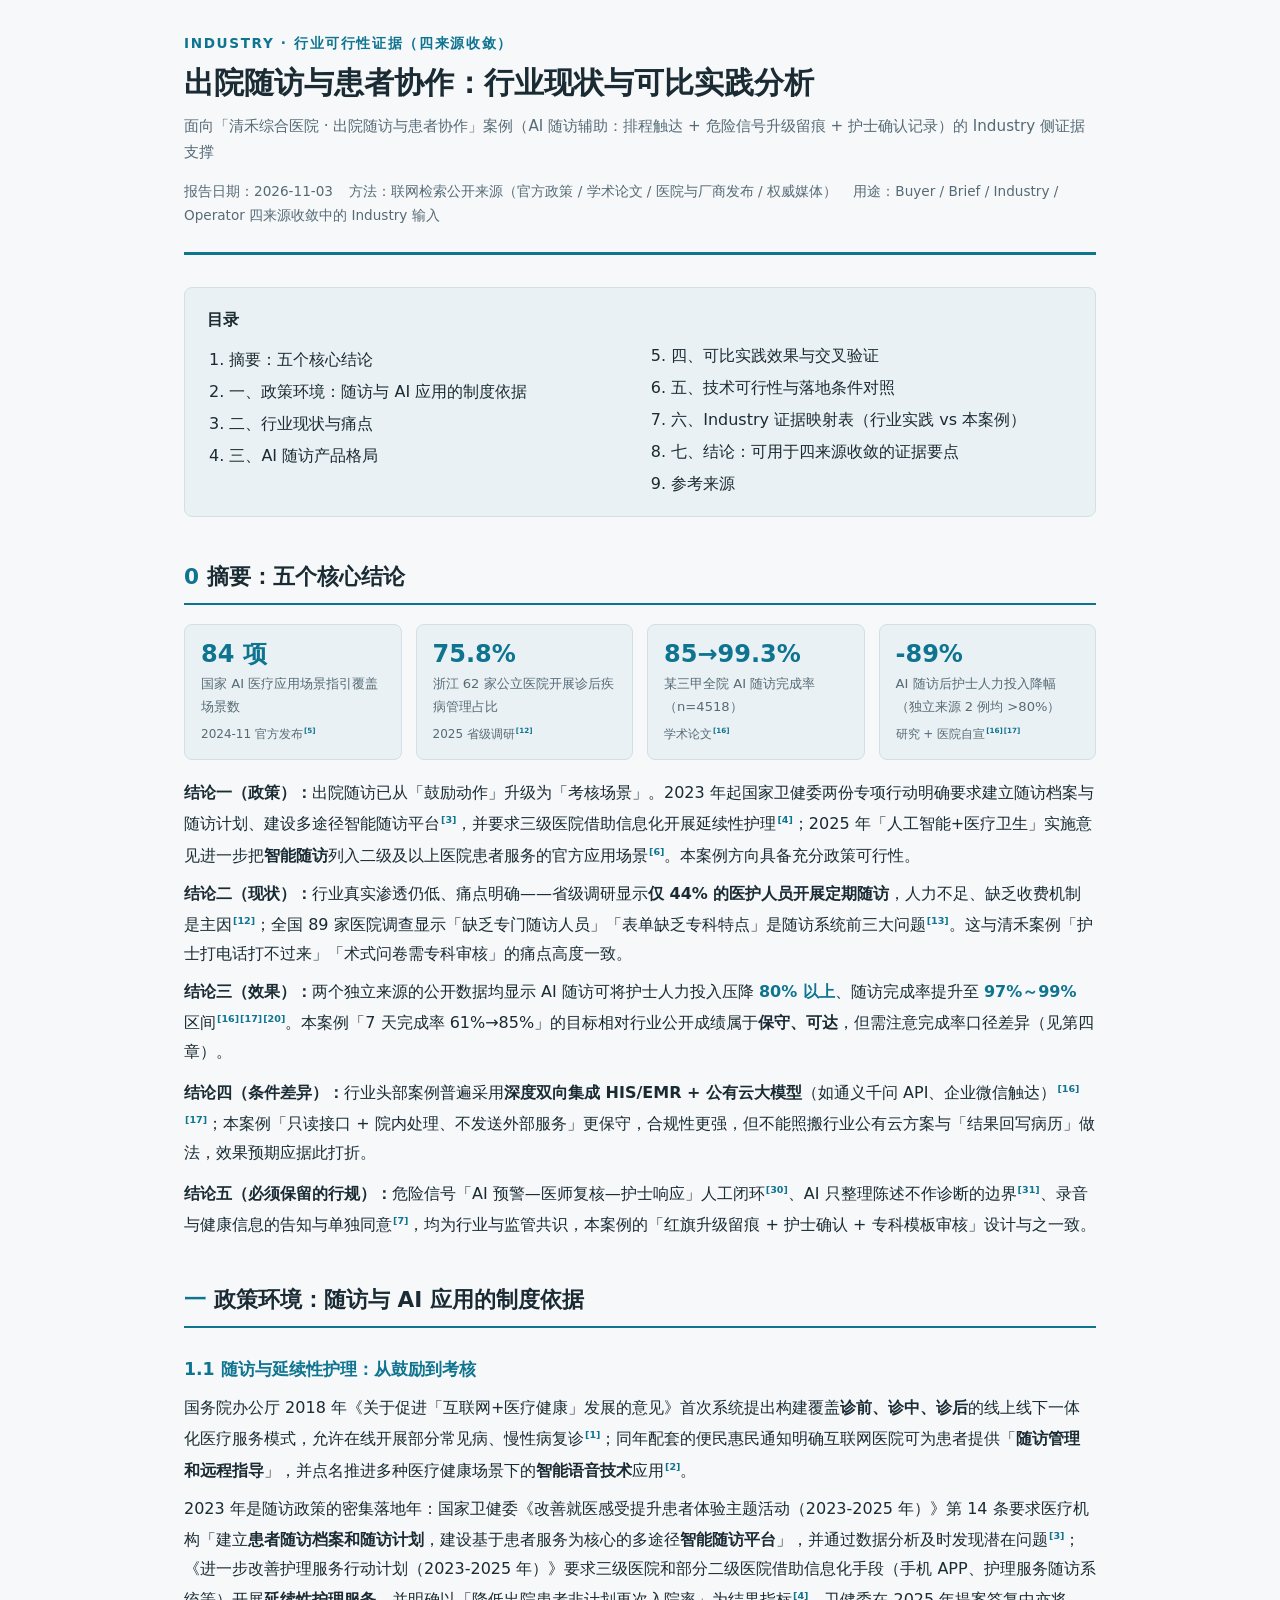
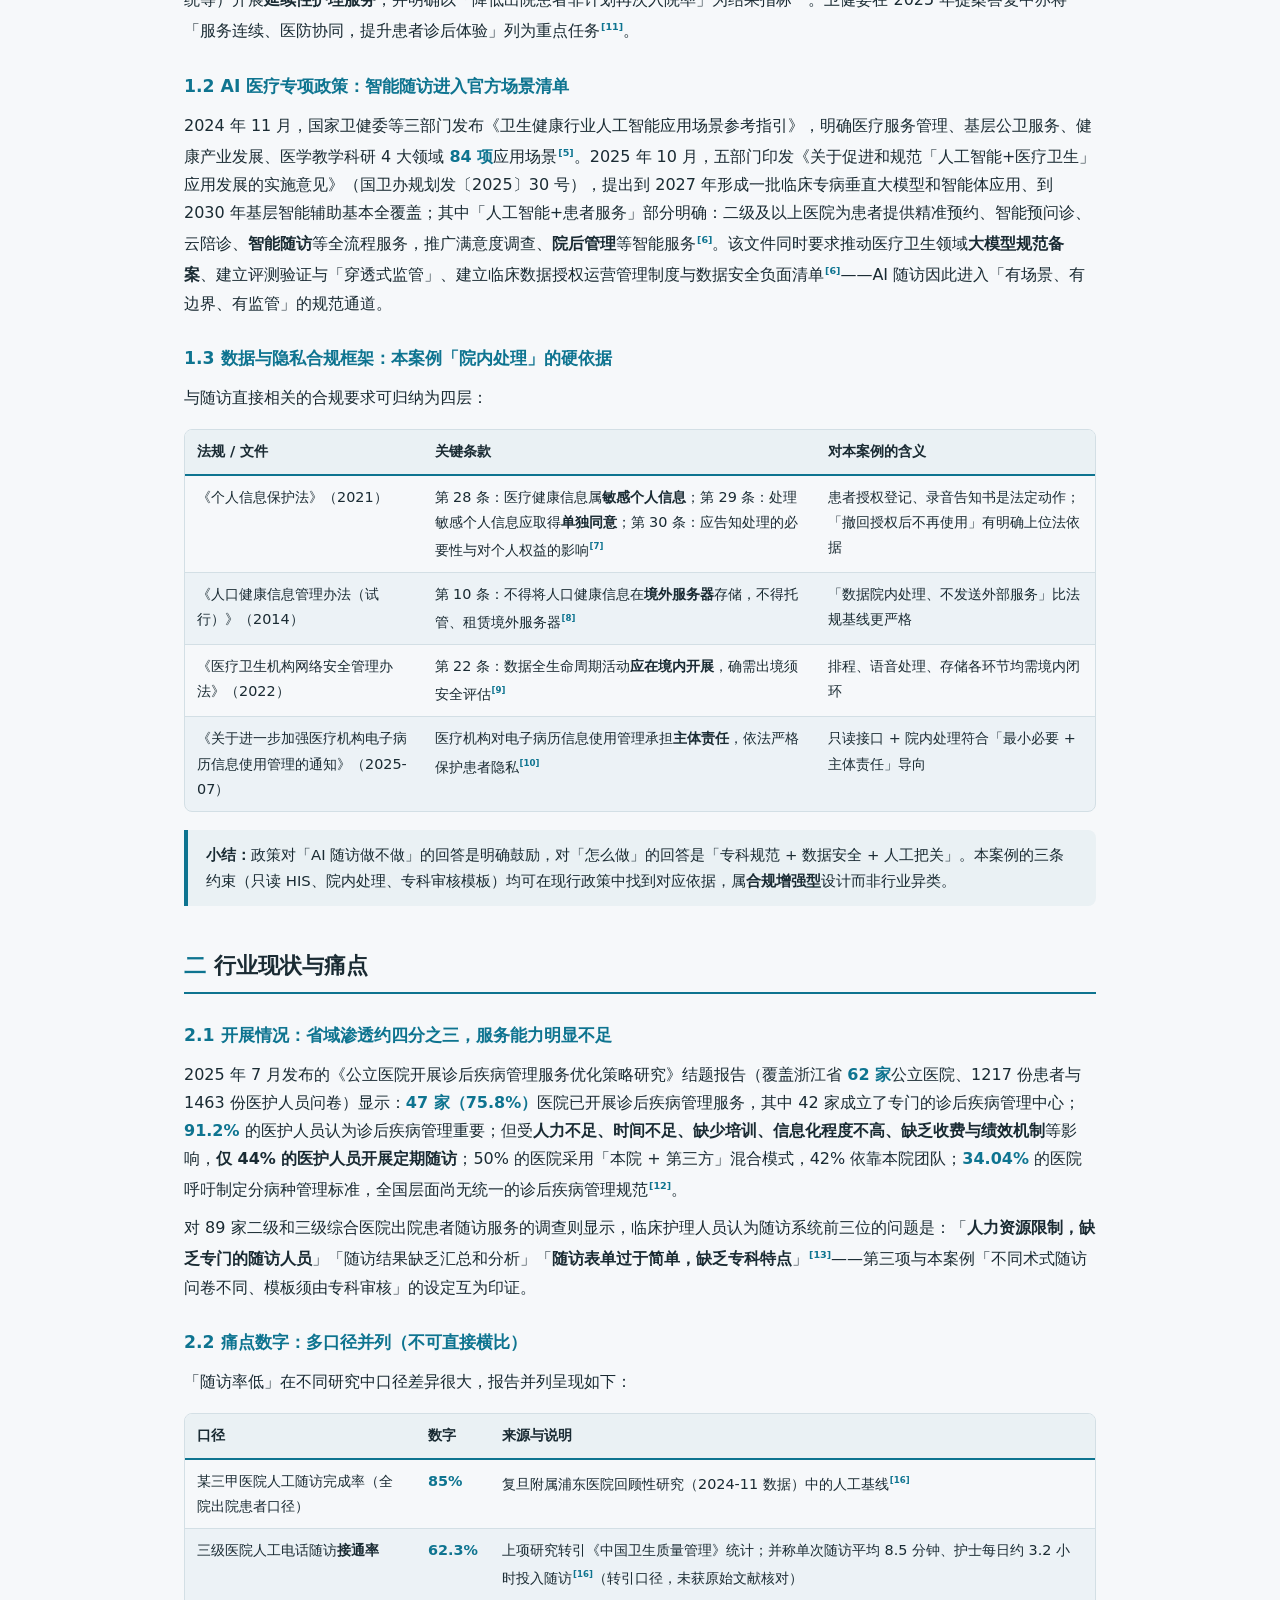
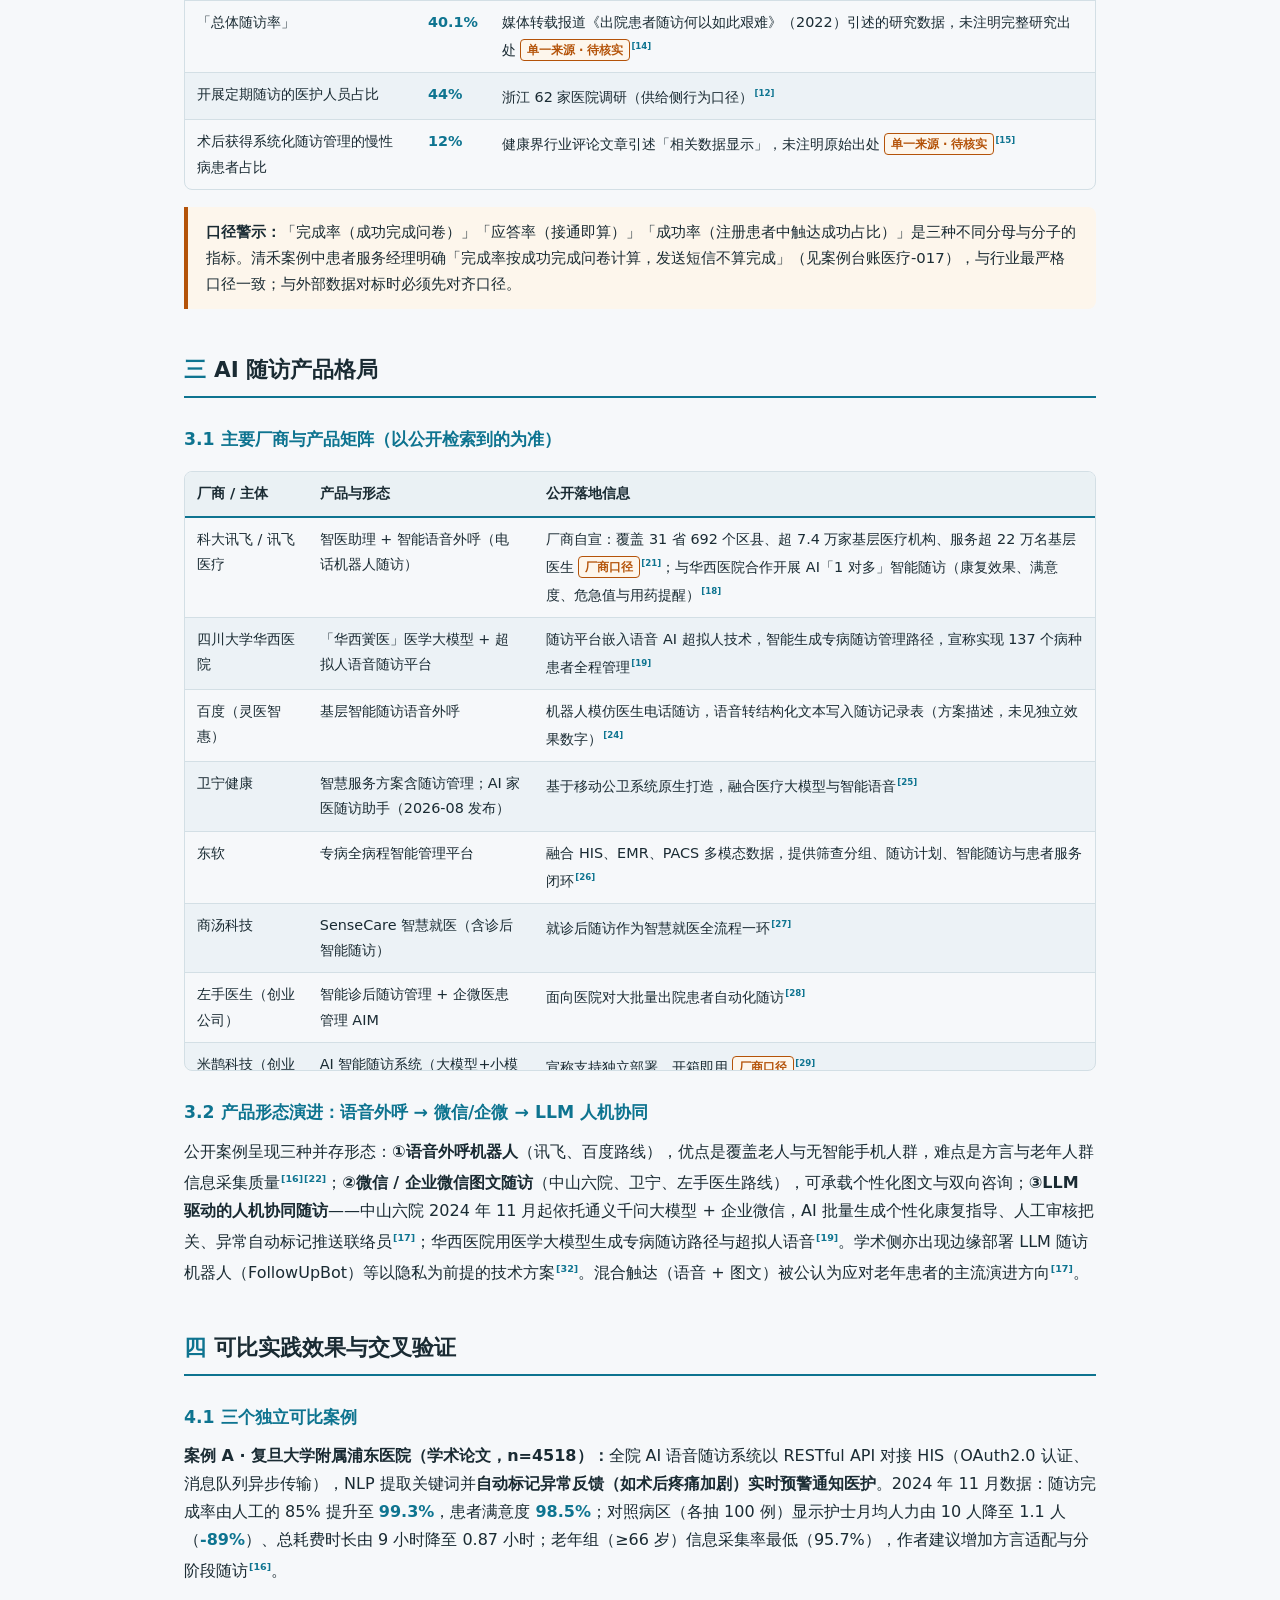
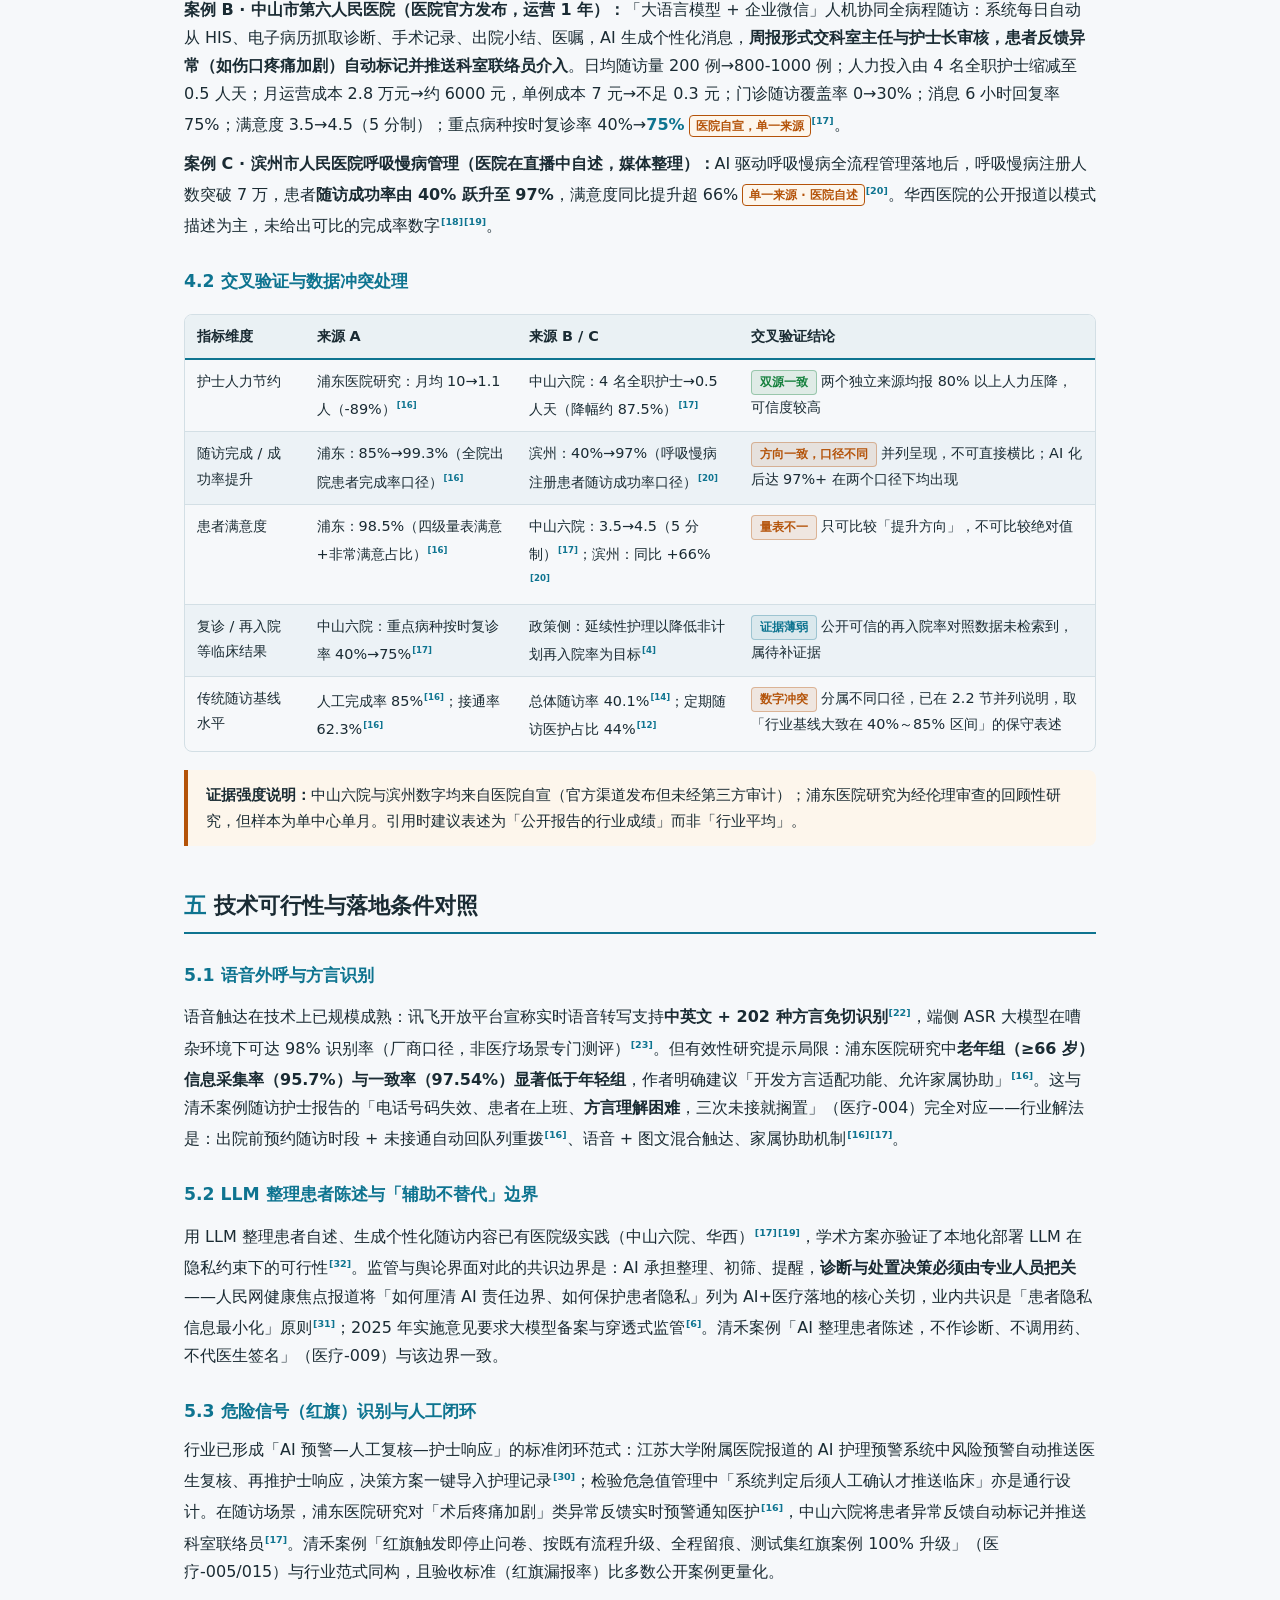
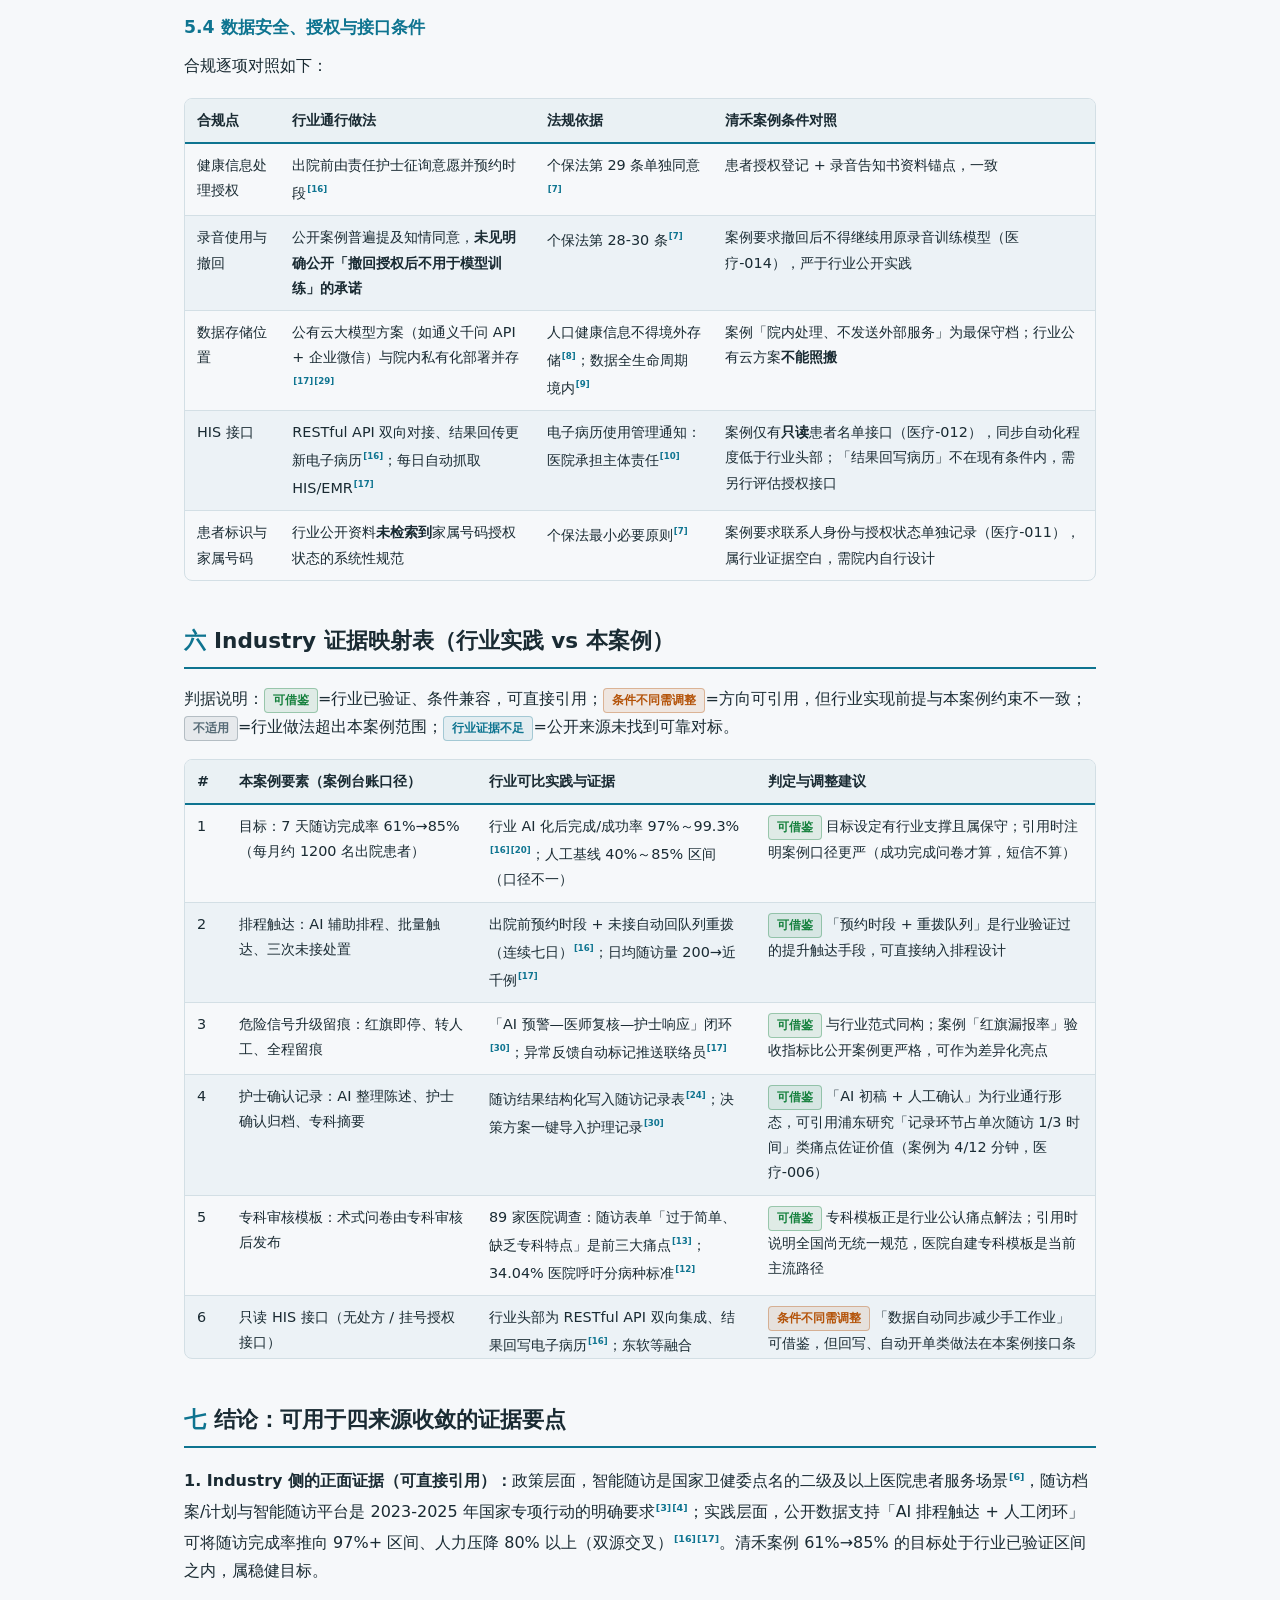
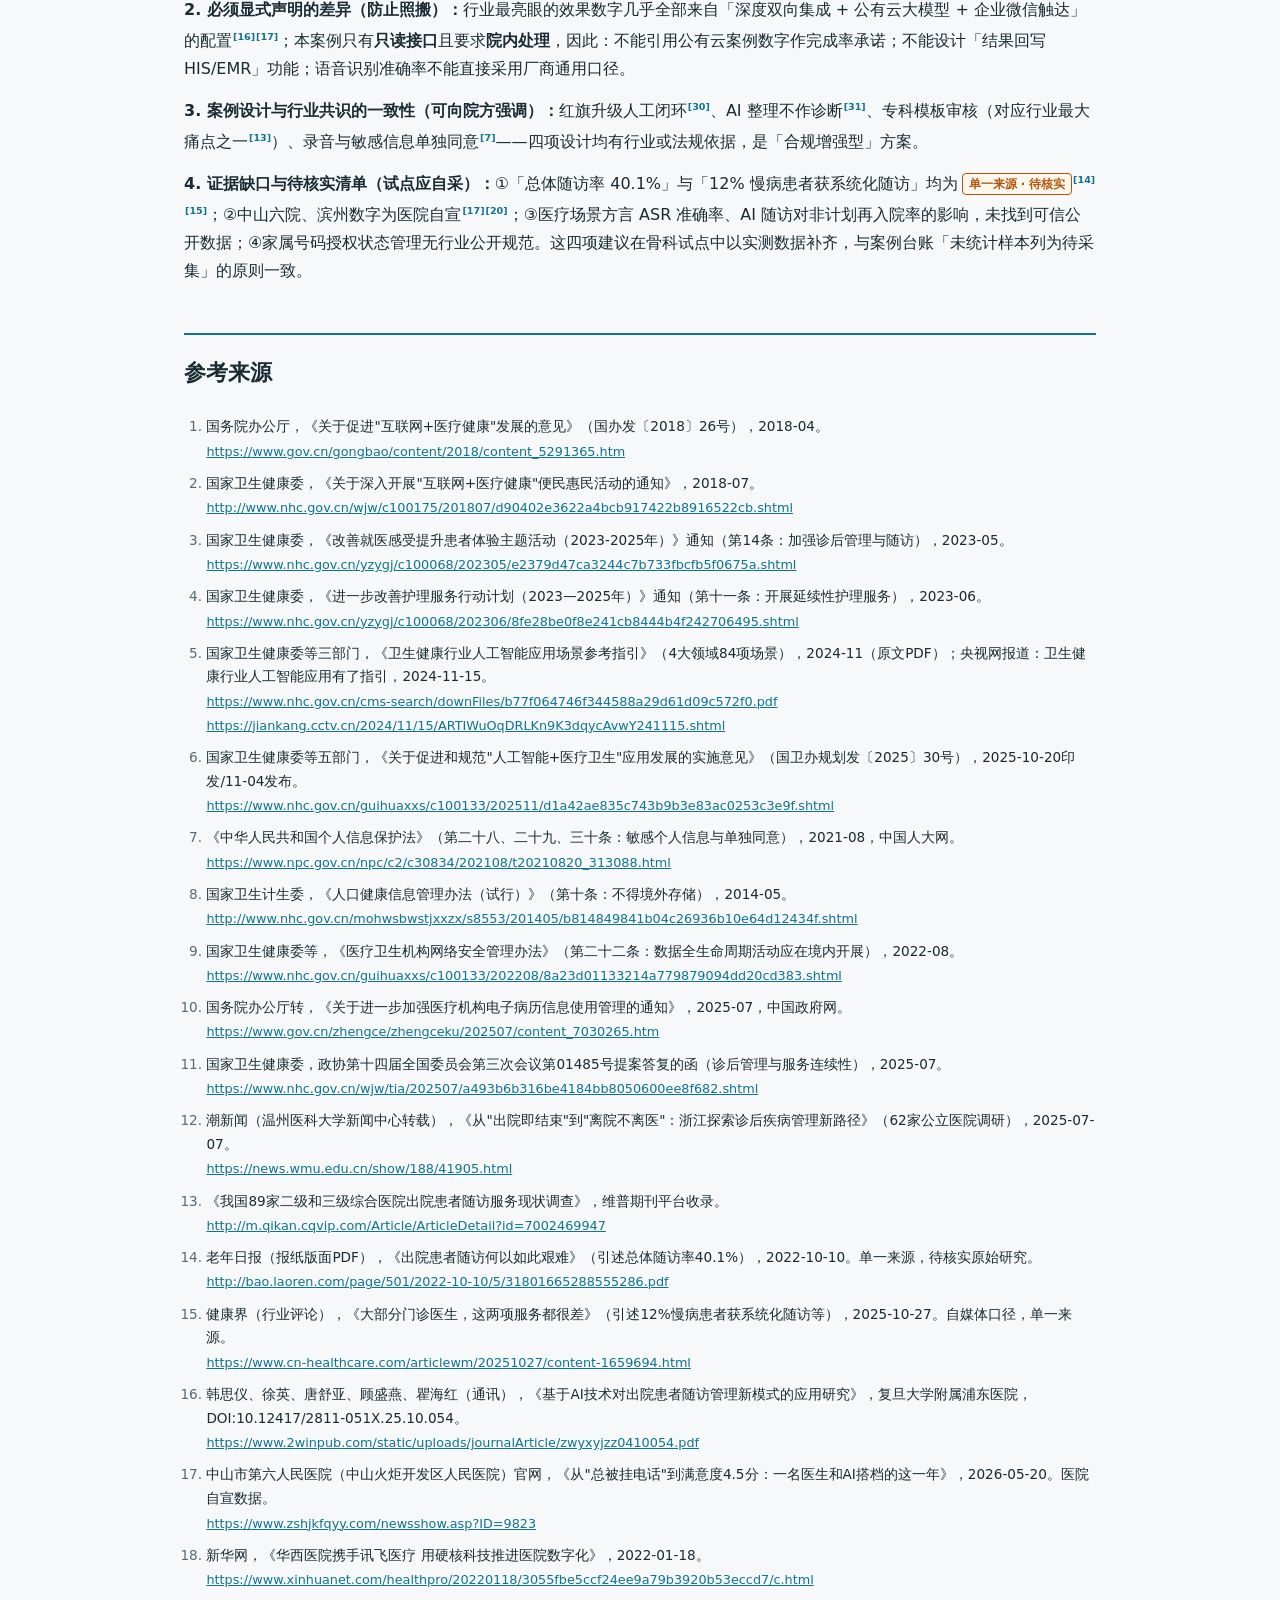
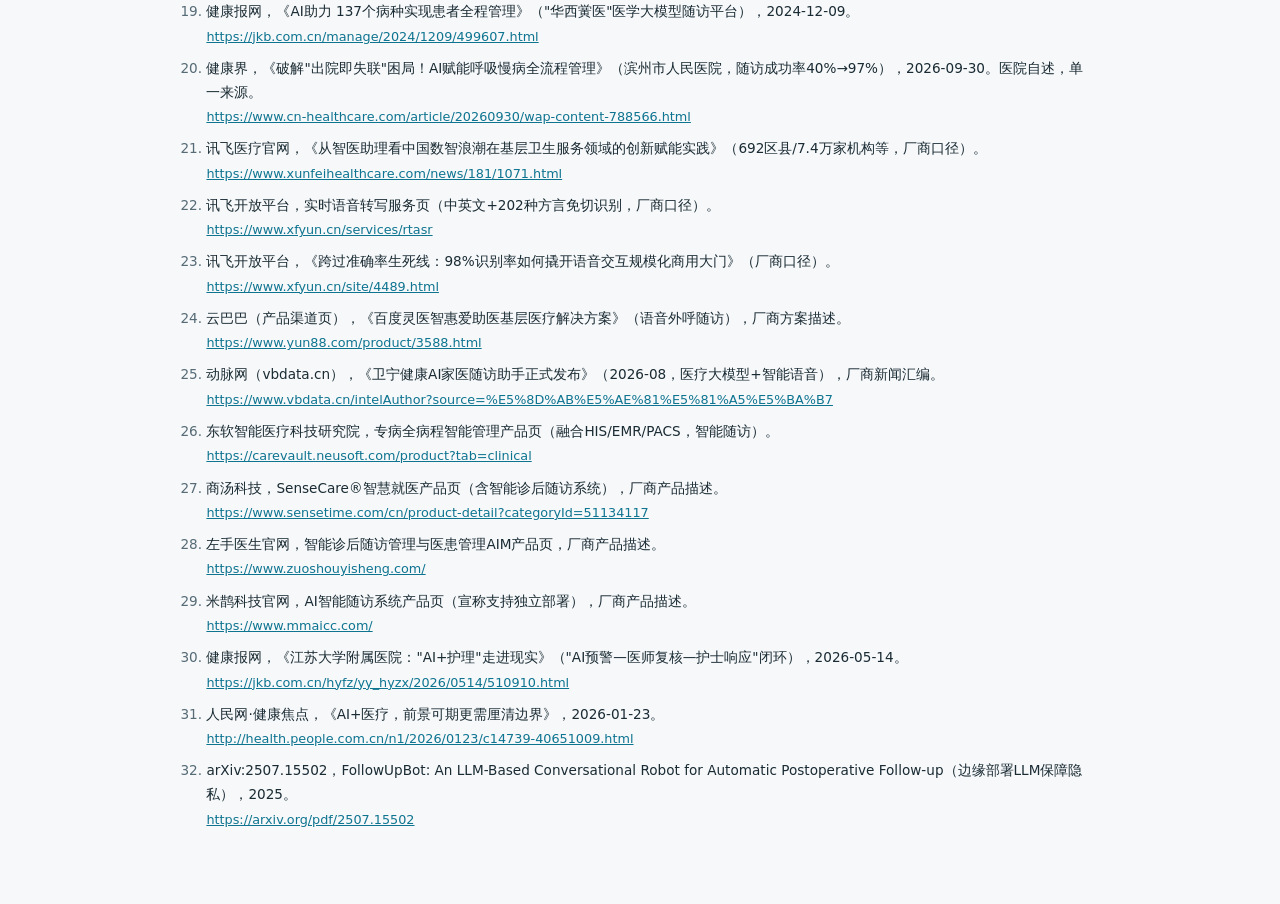
<file: 行业分析-出院随访与患者协作.html>
<!-- Generated by Trae Work -->
<!DOCTYPE html>
<html lang="zh-CN">
<head>
<meta charset="UTF-8">
<meta name="viewport" content="width=device-width, initial-scale=1.0">
<title>行业现状分析 · 出院随访与患者协作</title>
<style>
  :root{
    --bg:#f6f8fa;
    --bg2:#eaf1f4;
    --ink:#1a2b33;
    --muted:#566b76;
    --rule:#d3dfe5;
    --accent:#0e7490;
    --accent2:#b45309;
    --ok:#15803d;
  }
  *{box-sizing:border-box;}
  html{-webkit-text-size-adjust:100%;}
  body{
    margin:0;
    background:var(--bg);
    color:var(--ink);
    font-family:"PingFang SC","Microsoft YaHei","Noto Sans CJK SC","Source Han Sans SC",system-ui,-apple-system,"Segoe UI",sans-serif;
    font-size:16px;
    line-height:1.75;
  }
  .wrap{max-width:960px;margin:0 auto;padding:32px 24px 64px;}
  header.masthead{border-bottom:3px solid var(--accent);padding-bottom:24px;margin-bottom:32px;}
  header.masthead .kicker{color:var(--accent);font-weight:700;font-size:.85rem;letter-spacing:.12em;text-transform:uppercase;}
  header.masthead h1{font-size:1.9rem;line-height:1.35;margin:.4rem 0 .6rem;font-weight:700;}
  header.masthead .sub{color:var(--muted);font-size:.95rem;}
  header.masthead .meta{margin-top:14px;font-size:.85rem;color:var(--muted);}
  header.masthead .meta span{margin-right:1.2em;}

  h2{font-size:1.35rem;font-weight:700;margin:2.6rem 0 1rem;padding-bottom:.45rem;border-bottom:2px solid var(--accent);}
  h2 .no{color:var(--accent);margin-right:.5rem;}
  h3{font-size:1.08rem;font-weight:700;margin:1.6rem 0 .6rem;color:var(--accent);}
  p{margin:.65rem 0;}
  strong{font-weight:700;}
  sup a{color:var(--accent);text-decoration:none;font-size:.72em;font-weight:600;margin-left:1px;}
  sup a:hover{text-decoration:underline;}
  a{color:var(--accent);}

  /* 目录 */
  nav.toc{background:var(--bg2);border:1px solid var(--rule);border-radius:8px;padding:18px 22px;margin:24px 0;}
  nav.toc .toc-t{font-weight:700;margin-bottom:8px;}
  nav.toc ol{margin:0;padding-left:1.4em;columns:2;column-gap:2.5rem;}
  nav.toc li{margin:.25rem 0;break-inside:avoid;}
  nav.toc a{text-decoration:none;color:var(--ink);}
  nav.toc a:hover{color:var(--accent);}

  /* 统计卡片 */
  .stats{display:grid;grid-template-columns:repeat(4,1fr);gap:14px;margin:1.2rem 0;}
  .stat{background:var(--bg2);border:1px solid var(--rule);border-radius:8px;padding:14px 16px;}
  .stat .v{font-size:1.5rem;font-weight:800;color:var(--accent);line-height:1.25;}
  .stat .k{font-size:.82rem;color:var(--muted);margin-top:4px;}
  .stat .s{font-size:.75rem;color:var(--muted);margin-top:2px;}

  /* 提示框 */
  .callout{border-left:4px solid var(--accent2);background:#fdf6ec;padding:12px 18px;border-radius:0 8px 8px 0;margin:1.1rem 0;font-size:.93rem;}
  .callout.blue{border-left-color:var(--accent);background:var(--bg2);}
  .callout .t{font-weight:700;}
  .single{display:inline-block;background:#fdf6ec;border:1px solid var(--accent2);color:var(--accent2);font-size:.72rem;font-weight:700;border-radius:4px;padding:0 6px;margin-left:4px;vertical-align:1px;}

  /* 表格 */
  .table-wrap{overflow-x:auto;overflow-y:auto;max-height:600px;margin:1.1rem 0;border:1px solid var(--rule);border-radius:8px;}
  table{width:100%;border-collapse:collapse;font-size:.9rem;min-width:640px;}
  th{background:var(--bg2);text-align:left;padding:9px 12px;border-bottom:2px solid var(--accent);font-weight:700;white-space:nowrap;}
  td{padding:9px 12px;border-bottom:1px solid var(--rule);vertical-align:top;}
  tr:last-child td{border-bottom:none;}
  tbody tr:nth-child(even){background:rgba(14,116,144,0.04);}
  td .b{font-weight:700;}

  /* 结论标签 */
  .tag{display:inline-block;font-size:.75rem;font-weight:700;border-radius:4px;padding:1px 8px;white-space:nowrap;}
  .tag.ok{background:rgba(21,128,61,.1);color:var(--ok);border:1px solid rgba(21,128,61,.35);}
  .tag.adj{background:rgba(180,83,9,.1);color:var(--accent2);border:1px solid rgba(180,83,9,.35);}
  .tag.na{background:rgba(86,107,118,.1);color:var(--muted);border:1px solid rgba(86,107,118,.35);}
  .tag.gap{background:rgba(14,116,144,.08);color:var(--accent);border:1px solid rgba(14,116,144,.3);}

  /* 数字高亮 */
  .num{color:var(--accent);font-weight:800;}

  footer{margin-top:3rem;border-top:2px solid var(--accent);padding-top:1.2rem;}
  footer .sources h2{border-bottom:none;margin-top:0;}
  footer .sources ol{padding-left:1.4rem;font-size:.85rem;color:var(--muted);margin:.5rem 0;}
  footer .sources li{margin-bottom:.55rem;overflow-wrap:break-word;word-break:break-all;}
  footer .sources .src-title{color:var(--ink);word-break:normal;}
  footer .sources .src-url{display:block;margin-top:.1rem;font-size:.8rem;color:var(--accent);word-break:break-all;}

  @media (max-width:720px){
    body{font-size:15px;}
    .wrap{padding:20px 14px 48px;}
    header.masthead h1{font-size:1.45rem;}
    .stats{grid-template-columns:repeat(2,1fr);}
    nav.toc ol{columns:1;}
    h2{font-size:1.2rem;}
  }
  @media print{
    body{background:#fff;font-size:12.5pt;}
    .wrap{max-width:100%;padding:0;}
    h2{page-break-after:avoid;}
    .table-wrap,table,tr{page-break-inside:avoid;}
    nav.toc{display:none;}
    a{color:inherit;}
  }
</style>
</head>
<body>
<div class="wrap">

<header class="masthead">
  <div class="kicker">Industry · 行业可行性证据（四来源收敛）</div>
  <h1>出院随访与患者协作：行业现状与可比实践分析</h1>
  <div class="sub">面向「清禾综合医院 · 出院随访与患者协作」案例（AI 随访辅助：排程触达 + 危险信号升级留痕 + 护士确认记录）的 Industry 侧证据支撑</div>
  <div class="meta"><span>报告日期：2026-11-03</span><span>方法：联网检索公开来源（官方政策 / 学术论文 / 医院与厂商发布 / 权威媒体）</span><span>用途：Buyer / Brief / Industry / Operator 四来源收敛中的 Industry 输入</span></div>
</header>

<nav class="toc">
  <div class="toc-t">目录</div>
  <ol>
    <li><a href="#s0">摘要：五个核心结论</a></li>
    <li><a href="#s1">一、政策环境：随访与 AI 应用的制度依据</a></li>
    <li><a href="#s2">二、行业现状与痛点</a></li>
    <li><a href="#s3">三、AI 随访产品格局</a></li>
    <li><a href="#s4">四、可比实践效果与交叉验证</a></li>
    <li><a href="#s5">五、技术可行性与落地条件对照</a></li>
    <li><a href="#s6">六、Industry 证据映射表（行业实践 vs 本案例）</a></li>
    <li><a href="#s7">七、结论：可用于四来源收敛的证据要点</a></li>
    <li><a href="#sources">参考来源</a></li>
  </ol>
</nav>

<h2 id="s0"><span class="no">0</span>摘要：五个核心结论</h2>
<div class="stats">
  <div class="stat"><div class="v">84 项</div><div class="k">国家 AI 医疗应用场景指引覆盖场景数</div><div class="s">2024-11 官方发布<sup><a href="#cite-5">[5]</a></sup></div></div>
  <div class="stat"><div class="v">75.8%</div><div class="k">浙江 62 家公立医院开展诊后疾病管理占比</div><div class="s">2025 省级调研<sup><a href="#cite-12">[12]</a></sup></div></div>
  <div class="stat"><div class="v">85→99.3%</div><div class="k">某三甲全院 AI 随访完成率（n=4518）</div><div class="s">学术论文<sup><a href="#cite-16">[16]</a></sup></div></div>
  <div class="stat"><div class="v">-89%</div><div class="k">AI 随访后护士人力投入降幅（独立来源 2 例均 &gt;80%）</div><div class="s">研究 + 医院自宣<sup><a href="#cite-16">[16]</a><a href="#cite-17">[17]</a></sup></div></div>
</div>
<p><strong>结论一（政策）：</strong>出院随访已从「鼓励动作」升级为「考核场景」。2023 年起国家卫健委两份专项行动明确要求建立随访档案与随访计划、建设多途径智能随访平台<sup><a href="#cite-3">[3]</a></sup>，并要求三级医院借助信息化开展延续性护理<sup><a href="#cite-4">[4]</a></sup>；2025 年「人工智能+医疗卫生」实施意见进一步把<strong>智能随访</strong>列入二级及以上医院患者服务的官方应用场景<sup><a href="#cite-6">[6]</a></sup>。本案例方向具备充分政策可行性。</p>
<p><strong>结论二（现状）：</strong>行业真实渗透仍低、痛点明确——省级调研显示<strong>仅 44% 的医护人员开展定期随访</strong>，人力不足、缺乏收费机制是主因<sup><a href="#cite-12">[12]</a></sup>；全国 89 家医院调查显示「缺乏专门随访人员」「表单缺乏专科特点」是随访系统前三大问题<sup><a href="#cite-13">[13]</a></sup>。这与清禾案例「护士打电话打不过来」「术式问卷需专科审核」的痛点高度一致。</p>
<p><strong>结论三（效果）：</strong>两个独立来源的公开数据均显示 AI 随访可将护士人力投入压降 <span class="num">80% 以上</span>、随访完成率提升至 <span class="num">97%～99%</span> 区间<sup><a href="#cite-16">[16]</a><a href="#cite-17">[17]</a><a href="#cite-20">[20]</a></sup>。本案例「7 天完成率 61%→85%」的目标相对行业公开成绩属于<strong>保守、可达</strong>，但需注意完成率口径差异（见第四章）。</p>
<p><strong>结论四（条件差异）：</strong>行业头部案例普遍采用<strong>深度双向集成 HIS/EMR + 公有云大模型</strong>（如通义千问 API、企业微信触达）<sup><a href="#cite-16">[16]</a><a href="#cite-17">[17]</a></sup>；本案例「只读接口 + 院内处理、不发送外部服务」更保守，合规性更强，但不能照搬行业公有云方案与「结果回写病历」做法，效果预期应据此打折。</p>
<p><strong>结论五（必须保留的行规）：</strong>危险信号「AI 预警—医师复核—护士响应」人工闭环<sup><a href="#cite-30">[30]</a></sup>、AI 只整理陈述不作诊断的边界<sup><a href="#cite-31">[31]</a></sup>、录音与健康信息的告知与单独同意<sup><a href="#cite-7">[7]</a></sup>，均为行业与监管共识，本案例的「红旗升级留痕 + 护士确认 + 专科模板审核」设计与之一致。</p>

<h2 id="s1"><span class="no">一</span>政策环境：随访与 AI 应用的制度依据</h2>

<h3>1.1 随访与延续性护理：从鼓励到考核</h3>
<p>国务院办公厅 2018 年《关于促进「互联网+医疗健康」发展的意见》首次系统提出构建覆盖<strong>诊前、诊中、诊后</strong>的线上线下一体化医疗服务模式，允许在线开展部分常见病、慢性病复诊<sup><a href="#cite-1">[1]</a></sup>；同年配套的便民惠民通知明确互联网医院可为患者提供「<strong>随访管理和远程指导</strong>」，并点名推进多种医疗健康场景下的<strong>智能语音技术</strong>应用<sup><a href="#cite-2">[2]</a></sup>。</p>
<p>2023 年是随访政策的密集落地年：国家卫健委《改善就医感受提升患者体验主题活动（2023-2025 年）》第 14 条要求医疗机构「建立<strong>患者随访档案和随访计划</strong>，建设基于患者服务为核心的多途径<strong>智能随访平台</strong>」，并通过数据分析及时发现潜在问题<sup><a href="#cite-3">[3]</a></sup>；《进一步改善护理服务行动计划（2023-2025 年）》要求三级医院和部分二级医院借助信息化手段（手机 APP、护理服务随访系统等）开展<strong>延续性护理服务</strong>，并明确以「降低出院患者非计划再次入院率」为结果指标<sup><a href="#cite-4">[4]</a></sup>。卫健委在 2025 年提案答复中亦将「服务连续、医防协同，提升患者诊后体验」列为重点任务<sup><a href="#cite-11">[11]</a></sup>。</p>

<h3>1.2 AI 医疗专项政策：智能随访进入官方场景清单</h3>
<p>2024 年 11 月，国家卫健委等三部门发布《卫生健康行业人工智能应用场景参考指引》，明确医疗服务管理、基层公卫服务、健康产业发展、医学教学科研 4 大领域 <span class="num">84 项</span>应用场景<sup><a href="#cite-5">[5]</a></sup>。2025 年 10 月，五部门印发《关于促进和规范「人工智能+医疗卫生」应用发展的实施意见》（国卫办规划发〔2025〕30 号），提出到 2027 年形成一批临床专病垂直大模型和智能体应用、到 2030 年基层智能辅助基本全覆盖；其中「人工智能+患者服务」部分明确：二级及以上医院为患者提供精准预约、智能预问诊、云陪诊、<strong>智能随访</strong>等全流程服务，推广满意度调查、<strong>院后管理</strong>等智能服务<sup><a href="#cite-6">[6]</a></sup>。该文件同时要求推动医疗卫生领域<strong>大模型规范备案</strong>、建立评测验证与「穿透式监管」、建立临床数据授权运营管理制度与数据安全负面清单<sup><a href="#cite-6">[6]</a></sup>——AI 随访因此进入「有场景、有边界、有监管」的规范通道。</p>

<h3>1.3 数据与隐私合规框架：本案例「院内处理」的硬依据</h3>
<p>与随访直接相关的合规要求可归纳为四层：</p>
<div class="table-wrap"><table>
<thead><tr><th>法规 / 文件</th><th>关键条款</th><th>对本案例的含义</th></tr></thead>
<tbody>
<tr><td>《个人信息保护法》（2021）</td><td>第 28 条：医疗健康信息属<strong>敏感个人信息</strong>；第 29 条：处理敏感个人信息应取得<strong>单独同意</strong>；第 30 条：应告知处理的必要性与对个人权益的影响<sup><a href="#cite-7">[7]</a></sup></td><td>患者授权登记、录音告知书是法定动作；「撤回授权后不再使用」有明确上位法依据</td></tr>
<tr><td>《人口健康信息管理办法（试行）》（2014）</td><td>第 10 条：不得将人口健康信息在<strong>境外服务器</strong>存储，不得托管、租赁境外服务器<sup><a href="#cite-8">[8]</a></sup></td><td>「数据院内处理、不发送外部服务」比法规基线更严格</td></tr>
<tr><td>《医疗卫生机构网络安全管理办法》（2022）</td><td>第 22 条：数据全生命周期活动<strong>应在境内开展</strong>，确需出境须安全评估<sup><a href="#cite-9">[9]</a></sup></td><td>排程、语音处理、存储各环节均需境内闭环</td></tr>
<tr><td>《关于进一步加强医疗机构电子病历信息使用管理的通知》（2025-07）</td><td>医疗机构对电子病历信息使用管理承担<strong>主体责任</strong>，依法严格保护患者隐私<sup><a href="#cite-10">[10]</a></sup></td><td>只读接口 + 院内处理符合「最小必要 + 主体责任」导向</td></tr>
</tbody>
</table></div>
<div class="callout blue"><span class="t">小结：</span>政策对「AI 随访做不做」的回答是明确鼓励，对「怎么做」的回答是「专科规范 + 数据安全 + 人工把关」。本案例的三条约束（只读 HIS、院内处理、专科审核模板）均可在现行政策中找到对应依据，属<strong>合规增强型</strong>设计而非行业异类。</div>

<h2 id="s2"><span class="no">二</span>行业现状与痛点</h2>

<h3>2.1 开展情况：省域渗透约四分之三，服务能力明显不足</h3>
<p>2025 年 7 月发布的《公立医院开展诊后疾病管理服务优化策略研究》结题报告（覆盖浙江省 <span class="num">62 家</span>公立医院、1217 份患者与 1463 份医护人员问卷）显示：<span class="num">47 家（75.8%）</span>医院已开展诊后疾病管理服务，其中 42 家成立了专门的诊后疾病管理中心；<span class="num">91.2%</span> 的医护人员认为诊后疾病管理重要；但受<strong>人力不足、时间不足、缺少培训、信息化程度不高、缺乏收费与绩效机制</strong>等影响，<strong>仅 44% 的医护人员开展定期随访</strong>；50% 的医院采用「本院 + 第三方」混合模式，42% 依靠本院团队；<span class="num">34.04%</span> 的医院呼吁制定分病种管理标准，全国层面尚无统一的诊后疾病管理规范<sup><a href="#cite-12">[12]</a></sup>。</p>
<p>对 89 家二级和三级综合医院出院患者随访服务的调查则显示，临床护理人员认为随访系统前三位的问题是：「<strong>人力资源限制，缺乏专门的随访人员</strong>」「随访结果缺乏汇总和分析」「<strong>随访表单过于简单，缺乏专科特点</strong>」<sup><a href="#cite-13">[13]</a></sup>——第三项与本案例「不同术式随访问卷不同、模板须由专科审核」的设定互为印证。</p>

<h3>2.2 痛点数字：多口径并列（不可直接横比）</h3>
<p>「随访率低」在不同研究中口径差异很大，报告并列呈现如下：</p>
<div class="table-wrap"><table>
<thead><tr><th>口径</th><th>数字</th><th>来源与说明</th></tr></thead>
<tbody>
<tr><td>某三甲医院人工随访完成率（全院出院患者口径）</td><td><span class="num">85%</span></td><td>复旦附属浦东医院回顾性研究（2024-11 数据）中的人工基线<sup><a href="#cite-16">[16]</a></sup></td></tr>
<tr><td>三级医院人工电话随访<strong>接通率</strong></td><td><span class="num">62.3%</span></td><td>上项研究转引《中国卫生质量管理》统计；并称单次随访平均 8.5 分钟、护士每日约 3.2 小时投入随访<sup><a href="#cite-16">[16]</a></sup>（转引口径，未获原始文献核对）</td></tr>
<tr><td>「总体随访率」</td><td><span class="num">40.1%</span></td><td>媒体转载报道《出院患者随访何以如此艰难》（2022）引述的研究数据，未注明完整研究出处<span class="single">单一来源 · 待核实</span><sup><a href="#cite-14">[14]</a></sup></td></tr>
<tr><td>开展定期随访的医护人员占比</td><td><span class="num">44%</span></td><td>浙江 62 家医院调研（供给侧行为口径）<sup><a href="#cite-12">[12]</a></sup></td></tr>
<tr><td>术后获得系统化随访管理的慢性病患者占比</td><td><span class="num">12%</span></td><td>健康界行业评论文章引述「相关数据显示」，未注明原始出处<span class="single">单一来源 · 待核实</span><sup><a href="#cite-15">[15]</a></sup></td></tr>
</tbody>
</table></div>
<div class="callout"><span class="t">口径警示：</span>「完成率（成功完成问卷）」「应答率（接通即算）」「成功率（注册患者中触达成功占比）」是三种不同分母与分子的指标。清禾案例中患者服务经理明确「完成率按成功完成问卷计算，发送短信不算完成」（见案例台账医疗-017），与行业最严格口径一致；与外部数据对标时必须先对齐口径。</div>

<h2 id="s3"><span class="no">三</span>AI 随访产品格局</h2>

<h3>3.1 主要厂商与产品矩阵（以公开检索到的为准）</h3>
<div class="table-wrap"><table>
<thead><tr><th>厂商 / 主体</th><th>产品与形态</th><th>公开落地信息</th></tr></thead>
<tbody>
<tr><td class="b">科大讯飞 / 讯飞医疗</td><td>智医助理 + 智能语音外呼（电话机器人随访）</td><td>厂商自宣：覆盖 31 省 692 个区县、超 7.4 万家基层医疗机构、服务超 22 万名基层医生<span class="single">厂商口径</span><sup><a href="#cite-21">[21]</a></sup>；与华西医院合作开展 AI「1 对多」智能随访（康复效果、满意度、危急值与用药提醒）<sup><a href="#cite-18">[18]</a></sup></td></tr>
<tr><td class="b">四川大学华西医院</td><td>「华西黉医」医学大模型 + 超拟人语音随访平台</td><td>随访平台嵌入语音 AI 超拟人技术，智能生成专病随访管理路径，宣称实现 137 个病种患者全程管理<sup><a href="#cite-19">[19]</a></sup></td></tr>
<tr><td class="b">百度（灵医智惠）</td><td>基层智能随访语音外呼</td><td>机器人模仿医生电话随访，语音转结构化文本写入随访记录表（方案描述，未见独立效果数字）<sup><a href="#cite-24">[24]</a></sup></td></tr>
<tr><td class="b">卫宁健康</td><td>智慧服务方案含随访管理；AI 家医随访助手（2026-08 发布）</td><td>基于移动公卫系统原生打造，融合医疗大模型与智能语音<sup><a href="#cite-25">[25]</a></sup></td></tr>
<tr><td class="b">东软</td><td>专病全病程智能管理平台</td><td>融合 HIS、EMR、PACS 多模态数据，提供筛查分组、随访计划、智能随访与患者服务闭环<sup><a href="#cite-26">[26]</a></sup></td></tr>
<tr><td class="b">商汤科技</td><td>SenseCare 智慧就医（含诊后智能随访）</td><td>就诊后随访作为智慧就医全流程一环<sup><a href="#cite-27">[27]</a></sup></td></tr>
<tr><td class="b">左手医生（创业公司）</td><td>智能诊后随访管理 + 企微医患管理 AIM</td><td>面向医院对大批量出院患者自动化随访<sup><a href="#cite-28">[28]</a></sup></td></tr>
<tr><td class="b">米鹊科技（创业公司）</td><td>AI 智能随访系统（大模型+小模型架构）</td><td>宣称支持独立部署、开箱即用<span class="single">厂商口径</span><sup><a href="#cite-29">[29]</a></sup></td></tr>
</tbody>
</table></div>

<h3>3.2 产品形态演进：语音外呼 → 微信/企微 → LLM 人机协同</h3>
<p>公开案例呈现三种并存形态：<strong>①语音外呼机器人</strong>（讯飞、百度路线），优点是覆盖老人与无智能手机人群，难点是方言与老年人群信息采集质量<sup><a href="#cite-16">[16]</a><a href="#cite-22">[22]</a></sup>；<strong>②微信 / 企业微信图文随访</strong>（中山六院、卫宁、左手医生路线），可承载个性化图文与双向咨询；<strong>③LLM 驱动的人机协同随访</strong>——中山六院 2024 年 11 月起依托通义千问大模型 + 企业微信，AI 批量生成个性化康复指导、人工审核把关、异常自动标记推送联络员<sup><a href="#cite-17">[17]</a></sup>；华西医院用医学大模型生成专病随访路径与超拟人语音<sup><a href="#cite-19">[19]</a></sup>。学术侧亦出现边缘部署 LLM 随访机器人（FollowUpBot）等以隐私为前提的技术方案<sup><a href="#cite-32">[32]</a></sup>。混合触达（语音 + 图文）被公认为应对老年患者的主流演进方向<sup><a href="#cite-17">[17]</a></sup>。</p>

<h2 id="s4"><span class="no">四</span>可比实践效果与交叉验证</h2>

<h3>4.1 三个独立可比案例</h3>
<p><strong>案例 A · 复旦大学附属浦东医院（学术论文，n=4518）：</strong>全院 AI 语音随访系统以 RESTful API 对接 HIS（OAuth2.0 认证、消息队列异步传输），NLP 提取关键词并<strong>自动标记异常反馈（如术后疼痛加剧）实时预警通知医护</strong>。2024 年 11 月数据：随访完成率由人工的 85% 提升至 <span class="num">99.3%</span>，患者满意度 <span class="num">98.5%</span>；对照病区（各抽 100 例）显示护士月均人力由 10 人降至 1.1 人（<span class="num">-89%</span>）、总耗费时长由 9 小时降至 0.87 小时；老年组（≥66 岁）信息采集率最低（95.7%），作者建议增加方言适配与分阶段随访<sup><a href="#cite-16">[16]</a></sup>。</p>
<p><strong>案例 B · 中山市第六人民医院（医院官方发布，运营 1 年）：</strong>「大语言模型 + 企业微信」人机协同全病程随访：系统每日自动从 HIS、电子病历抓取诊断、手术记录、出院小结、医嘱，AI 生成个性化消息，<strong>周报形式交科室主任与护士长审核，患者反馈异常（如伤口疼痛加剧）自动标记并推送科室联络员介入</strong>。日均随访量 200 例→800-1000 例；人力投入由 4 名全职护士缩减至 0.5 人天；月运营成本 2.8 万元→约 6000 元，单例成本 7 元→不足 0.3 元；门诊随访覆盖率 0→30%；消息 6 小时回复率 75%；满意度 3.5→4.5（5 分制）；重点病种按时复诊率 40%→<span class="num">75%</span><span class="single">医院自宣，单一来源</span><sup><a href="#cite-17">[17]</a></sup>。</p>
<p><strong>案例 C · 滨州市人民医院呼吸慢病管理（医院在直播中自述，媒体整理）：</strong>AI 驱动呼吸慢病全流程管理落地后，呼吸慢病注册人数突破 7 万，患者<strong>随访成功率由 40% 跃升至 97%</strong>，满意度同比提升超 66%<span class="single">单一来源 · 医院自述</span><sup><a href="#cite-20">[20]</a></sup>。华西医院的公开报道以模式描述为主，未给出可比的完成率数字<sup><a href="#cite-18">[18]</a><a href="#cite-19">[19]</a></sup>。</p>

<h3>4.2 交叉验证与数据冲突处理</h3>
<div class="table-wrap"><table>
<thead><tr><th>指标维度</th><th>来源 A</th><th>来源 B / C</th><th>交叉验证结论</th></tr></thead>
<tbody>
<tr><td>护士人力节约</td><td>浦东医院研究：月均 10→1.1 人（-89%）<sup><a href="#cite-16">[16]</a></sup></td><td>中山六院：4 名全职护士→0.5 人天（降幅约 87.5%）<sup><a href="#cite-17">[17]</a></sup></td><td><span class="tag ok">双源一致</span> 两个独立来源均报 80% 以上人力压降，可信度较高</td></tr>
<tr><td>随访完成 / 成功率提升</td><td>浦东：85%→99.3%（全院出院患者完成率口径）<sup><a href="#cite-16">[16]</a></sup></td><td>滨州：40%→97%（呼吸慢病注册患者随访成功率口径）<sup><a href="#cite-20">[20]</a></sup></td><td><span class="tag adj">方向一致，口径不同</span> 并列呈现，不可直接横比；AI 化后达 97%+ 在两个口径下均出现</td></tr>
<tr><td>患者满意度</td><td>浦东：98.5%（四级量表满意+非常满意占比）<sup><a href="#cite-16">[16]</a></sup></td><td>中山六院：3.5→4.5（5 分制）<sup><a href="#cite-17">[17]</a></sup>；滨州：同比 +66%<sup><a href="#cite-20">[20]</a></sup></td><td><span class="tag adj">量表不一</span> 只可比较「提升方向」，不可比较绝对值</td></tr>
<tr><td>复诊 / 再入院等临床结果</td><td>中山六院：重点病种按时复诊率 40%→75%<sup><a href="#cite-17">[17]</a></sup></td><td>政策侧：延续性护理以降低非计划再入院率为目标<sup><a href="#cite-4">[4]</a></sup></td><td><span class="tag gap">证据薄弱</span> 公开可信的再入院率对照数据未检索到，属待补证据</td></tr>
<tr><td>传统随访基线水平</td><td>人工完成率 85%<sup><a href="#cite-16">[16]</a></sup>；接通率 62.3%<sup><a href="#cite-16">[16]</a></sup></td><td>总体随访率 40.1%<sup><a href="#cite-14">[14]</a></sup>；定期随访医护占比 44%<sup><a href="#cite-12">[12]</a></sup></td><td><span class="tag adj">数字冲突</span> 分属不同口径，已在 2.2 节并列说明，取「行业基线大致在 40%～85% 区间」的保守表述</td></tr>
</tbody>
</table></div>
<div class="callout"><span class="t">证据强度说明：</span>中山六院与滨州数字均来自医院自宣（官方渠道发布但未经第三方审计）；浦东医院研究为经伦理审查的回顾性研究，但样本为单中心单月。引用时建议表述为「公开报告的行业成绩」而非「行业平均」。</div>

<h2 id="s5"><span class="no">五</span>技术可行性与落地条件对照</h2>

<h3>5.1 语音外呼与方言识别</h3>
<p>语音触达在技术上已规模成熟：讯飞开放平台宣称实时语音转写支持<strong>中英文 + 202 种方言免切识别</strong><sup><a href="#cite-22">[22]</a></sup>，端侧 ASR 大模型在嘈杂环境下可达 98% 识别率（厂商口径，非医疗场景专门测评）<sup><a href="#cite-23">[23]</a></sup>。但有效性研究提示局限：浦东医院研究中<strong>老年组（≥66 岁）信息采集率（95.7%）与一致率（97.54%）显著低于年轻组</strong>，作者明确建议「开发方言适配功能、允许家属协助」<sup><a href="#cite-16">[16]</a></sup>。这与清禾案例随访护士报告的「电话号码失效、患者在上班、<strong>方言理解困难</strong>，三次未接就搁置」（医疗-004）完全对应——行业解法是：出院前预约随访时段 + 未接通自动回队列重拨<sup><a href="#cite-16">[16]</a></sup>、语音 + 图文混合触达、家属协助机制<sup><a href="#cite-16">[16]</a><a href="#cite-17">[17]</a></sup>。</p>

<h3>5.2 LLM 整理患者陈述与「辅助不替代」边界</h3>
<p>用 LLM 整理患者自述、生成个性化随访内容已有医院级实践（中山六院、华西）<sup><a href="#cite-17">[17]</a><a href="#cite-19">[19]</a></sup>，学术方案亦验证了本地化部署 LLM 在隐私约束下的可行性<sup><a href="#cite-32">[32]</a></sup>。监管与舆论界面对此的共识边界是：AI 承担整理、初筛、提醒，<strong>诊断与处置决策必须由专业人员把关</strong>——人民网健康焦点报道将「如何厘清 AI 责任边界、如何保护患者隐私」列为 AI+医疗落地的核心关切，业内共识是「患者隐私信息最小化」原则<sup><a href="#cite-31">[31]</a></sup>；2025 年实施意见要求大模型备案与穿透式监管<sup><a href="#cite-6">[6]</a></sup>。清禾案例「AI 整理患者陈述，不作诊断、不调用药、不代医生签名」（医疗-009）与该边界一致。</p>

<h3>5.3 危险信号（红旗）识别与人工闭环</h3>
<p>行业已形成「AI 预警—人工复核—护士响应」的标准闭环范式：江苏大学附属医院报道的 AI 护理预警系统中风险预警自动推送医生复核、再推护士响应，决策方案一键导入护理记录<sup><a href="#cite-30">[30]</a></sup>；检验危急值管理中「系统判定后须人工确认才推送临床」亦是通行设计。在随访场景，浦东医院研究对「术后疼痛加剧」类异常反馈实时预警通知医护<sup><a href="#cite-16">[16]</a></sup>，中山六院将患者异常反馈自动标记并推送科室联络员<sup><a href="#cite-17">[17]</a></sup>。清禾案例「红旗触发即停止问卷、按既有流程升级、全程留痕、测试集红旗案例 100% 升级」（医疗-005/015）与行业范式同构，且验收标准（红旗漏报率）比多数公开案例更量化。</p>

<h3>5.4 数据安全、授权与接口条件</h3>
<p>合规逐项对照如下：</p>
<div class="table-wrap"><table>
<thead><tr><th>合规点</th><th>行业通行做法</th><th>法规依据</th><th>清禾案例条件对照</th></tr></thead>
<tbody>
<tr><td>健康信息处理授权</td><td>出院前由责任护士征询意愿并预约时段<sup><a href="#cite-16">[16]</a></sup></td><td>个保法第 29 条单独同意<sup><a href="#cite-7">[7]</a></sup></td><td>患者授权登记 + 录音告知书资料锚点，一致</td></tr>
<tr><td>录音使用与撤回</td><td>公开案例普遍提及知情同意，<strong>未见明确公开「撤回授权后不用于模型训练」的承诺</strong></td><td>个保法第 28-30 条<sup><a href="#cite-7">[7]</a></sup></td><td>案例要求撤回后不得继续用原录音训练模型（医疗-014），严于行业公开实践</td></tr>
<tr><td>数据存储位置</td><td>公有云大模型方案（如通义千问 API + 企业微信）与院内私有化部署并存<sup><a href="#cite-17">[17]</a><a href="#cite-29">[29]</a></sup></td><td>人口健康信息不得境外存储<sup><a href="#cite-8">[8]</a></sup>；数据全生命周期境内<sup><a href="#cite-9">[9]</a></sup></td><td>案例「院内处理、不发送外部服务」为最保守档；行业公有云方案<strong>不能照搬</strong></td></tr>
<tr><td>HIS 接口</td><td>RESTful API 双向对接、结果回传更新电子病历<sup><a href="#cite-16">[16]</a></sup>；每日自动抓取 HIS/EMR<sup><a href="#cite-17">[17]</a></sup></td><td>电子病历使用管理通知：医院承担主体责任<sup><a href="#cite-10">[10]</a></sup></td><td>案例仅有<strong>只读</strong>患者名单接口（医疗-012），同步自动化程度低于行业头部；「结果回写病历」不在现有条件内，需另行评估授权接口</td></tr>
<tr><td>患者标识与家属号码</td><td>行业公开资料<strong>未检索到</strong>家属号码授权状态的系统性规范</td><td>个保法最小必要原则<sup><a href="#cite-7">[7]</a></sup></td><td>案例要求联系人身份与授权状态单独记录（医疗-011），属行业证据空白，需院内自行设计</td></tr>
</tbody>
</table></div>

<h2 id="s6"><span class="no">六</span>Industry 证据映射表（行业实践 vs 本案例）</h2>
<p>判据说明：<span class="tag ok">可借鉴</span>=行业已验证、条件兼容，可直接引用；<span class="tag adj">条件不同需调整</span>=方向可引用，但行业实现前提与本案例约束不一致；<span class="tag na">不适用</span>=行业做法超出本案例范围；<span class="tag gap">行业证据不足</span>=公开来源未找到可靠对标。</p>
<div class="table-wrap"><table>
<thead><tr><th>#</th><th>本案例要素（案例台账口径）</th><th>行业可比实践与证据</th><th>判定与调整建议</th></tr></thead>
<tbody>
<tr><td>1</td><td>目标：7 天随访完成率 61%→85%（每月约 1200 名出院患者）</td><td>行业 AI 化后完成/成功率 97%～99.3%<sup><a href="#cite-16">[16]</a><a href="#cite-20">[20]</a></sup>；人工基线 40%～85% 区间（口径不一）</td><td><span class="tag ok">可借鉴</span> 目标设定有行业支撑且属保守；引用时注明案例口径更严（成功完成问卷才算，短信不算）</td></tr>
<tr><td>2</td><td>排程触达：AI 辅助排程、批量触达、三次未接处置</td><td>出院前预约时段 + 未接自动回队列重拨（连续七日）<sup><a href="#cite-16">[16]</a></sup>；日均随访量 200→近千例<sup><a href="#cite-17">[17]</a></sup></td><td><span class="tag ok">可借鉴</span> 「预约时段 + 重拨队列」是行业验证过的提升触达手段，可直接纳入排程设计</td></tr>
<tr><td>3</td><td>危险信号升级留痕：红旗即停、转人工、全程留痕</td><td>「AI 预警—医师复核—护士响应」闭环<sup><a href="#cite-30">[30]</a></sup>；异常反馈自动标记推送联络员<sup><a href="#cite-17">[17]</a></sup></td><td><span class="tag ok">可借鉴</span> 与行业范式同构；案例「红旗漏报率」验收指标比公开案例更严格，可作为差异化亮点</td></tr>
<tr><td>4</td><td>护士确认记录：AI 整理陈述、护士确认归档、专科摘要</td><td>随访结果结构化写入随访记录表<sup><a href="#cite-24">[24]</a></sup>；决策方案一键导入护理记录<sup><a href="#cite-30">[30]</a></sup></td><td><span class="tag ok">可借鉴</span> 「AI 初稿 + 人工确认」为行业通行形态，可引用浦东研究「记录环节占单次随访 1/3 时间」类痛点佐证价值（案例为 4/12 分钟，医疗-006）</td></tr>
<tr><td>5</td><td>专科审核模板：术式问卷由专科审核后发布</td><td>89 家医院调查：随访表单「过于简单、缺乏专科特点」是前三大痛点<sup><a href="#cite-13">[13]</a></sup>；34.04% 医院呼吁分病种标准<sup><a href="#cite-12">[12]</a></sup></td><td><span class="tag ok">可借鉴</span> 专科模板正是行业公认痛点解法；引用时说明全国尚无统一规范，医院自建专科模板是当前主流路径</td></tr>
<tr><td>6</td><td>只读 HIS 接口（无处方 / 挂号授权接口）</td><td>行业头部为 RESTful API 双向集成、结果回写电子病历<sup><a href="#cite-16">[16]</a></sup>；东软等融合 HIS/EMR/PACS 构建统一档案<sup><a href="#cite-26">[26]</a></sup></td><td><span class="tag adj">条件不同需调整</span> 「数据自动同步减少手工作业」可借鉴，但回写、自动开单类做法在本案例接口条件下不适用；应在方案中把「只读」声明为合规约束而非技术缺陷</td></tr>
<tr><td>7</td><td>院内处理、不发送外部服务</td><td>公有云 LLM + 企微（中山六院）<sup><a href="#cite-17">[17]</a></sup> 与可独立部署方案<sup><a href="#cite-29">[29]</a></sup>并存；政策推动可信数据空间与联邦学习<sup><a href="#cite-6">[6]</a></sup></td><td><span class="tag adj">条件不同需调整</span> 合规依据充分（境内存储 / 院内主体责任）<sup><a href="#cite-8">[8]</a><a href="#cite-9">[9]</a><a href="#cite-10">[10]</a></sup>；但行业公开效果数字多来自公有云/深度集成方案，本案例条件下效果预期应保守折算，且需自建或采购院内部署的模型能力</td></tr>
<tr><td>8</td><td>录音告知、授权登记、撤回授权后不得用于训练</td><td>研究实践：伦理审查 + 知情同意 + 数据去标识化<sup><a href="#cite-16">[16]</a></sup>；「撤回即停训」未检索到行业公开承诺</td><td><span class="tag adj">条件不同需调整</span> 个保法支撑单独同意与撤回权<sup><a href="#cite-7">[7]</a></sup>；案例标准严于行业公开实践，需在运维成本与流程上预留人力</td></tr>
<tr><td>9</td><td>方言理解困难、老年患者需家属协助、晚间接听偏好</td><td>老年组信息质量最低、建议方言适配与家属协助<sup><a href="#cite-16">[16]</a></sup>；语音 + 图文混合触达演进方向<sup><a href="#cite-17">[17]</a></sup>；202 种方言免切识别（厂商口径）<sup><a href="#cite-22">[22]</a></sup></td><td><span class="tag adj">条件不同需调整</span> 技术组件成熟，但医疗场景方言准确率无公开第三方测评；试点应先做小样本方言/老年人群实测，不能直接引用厂商 98% 数字作验收基线</td></tr>
<tr><td>10</td><td>家属号码 / 联系人授权状态单独记录</td><td>未检索到公开的行业规范或案例讨论</td><td><span class="tag gap">行业证据不足</span> 属合规增强设计，需按个保法最小必要原则院内自定规则，并在试点中验证</td></tr>
<tr><td>11</td><td>范围边界：只做安排与记录辅助，不做自主诊疗</td><td>监管共识：大模型备案、穿透式监管、AI 不替代专业人员决策<sup><a href="#cite-6">[6]</a><a href="#cite-31">[31]</a></sup></td><td><span class="tag ok">可借鉴</span> 边界设定与监管方向完全一致；可作为向院方（Buyer）陈述风险可控的依据</td></tr>
<tr><td>12</td><td>效果承诺（工时节约、完成率提升的量化验收）</td><td>行业公开数字：人力 -80%～-89%<sup><a href="#cite-16">[16]</a><a href="#cite-17">[17]</a></sup>、完成率 97%+<sup><a href="#cite-16">[16]</a><a href="#cite-20">[20]</a></sup>；再入院率改善缺乏可信公开数据</td><td><span class="tag adj">条件不同需调整</span> 可作为「行业参照系」但不能直接写进验收承诺——案例医院接口更保守、口径更严；再入院率类指标列为长期观察项</td></tr>
</tbody>
</table></div>

<h2 id="s7"><span class="no">七</span>结论：可用于四来源收敛的证据要点</h2>
<p><strong>1. Industry 侧的正面证据（可直接引用）：</strong>政策层面，智能随访是国家卫健委点名的二级及以上医院患者服务场景<sup><a href="#cite-6">[6]</a></sup>，随访档案/计划与智能随访平台是 2023-2025 年国家专项行动的明确要求<sup><a href="#cite-3">[3]</a><a href="#cite-4">[4]</a></sup>；实践层面，公开数据支持「AI 排程触达 + 人工闭环」可将随访完成率推向 97%+ 区间、人力压降 80% 以上（双源交叉）<sup><a href="#cite-16">[16]</a><a href="#cite-17">[17]</a></sup>。清禾案例 61%→85% 的目标处于行业已验证区间之内，属稳健目标。</p>
<p><strong>2. 必须显式声明的差异（防止照搬）：</strong>行业最亮眼的效果数字几乎全部来自「深度双向集成 + 公有云大模型 + 企业微信触达」的配置<sup><a href="#cite-16">[16]</a><a href="#cite-17">[17]</a></sup>；本案例只有<strong>只读接口</strong>且要求<strong>院内处理</strong>，因此：不能引用公有云案例数字作完成率承诺；不能设计「结果回写 HIS/EMR」功能；语音识别准确率不能直接采用厂商通用口径。</p>
<p><strong>3. 案例设计与行业共识的一致性（可向院方强调）：</strong>红旗升级人工闭环<sup><a href="#cite-30">[30]</a></sup>、AI 整理不作诊断<sup><a href="#cite-31">[31]</a></sup>、专科模板审核（对应行业最大痛点之一<sup><a href="#cite-13">[13]</a></sup>）、录音与敏感信息单独同意<sup><a href="#cite-7">[7]</a></sup>——四项设计均有行业或法规依据，是「合规增强型」方案。</p>
<p><strong>4. 证据缺口与待核实清单（试点应自采）：</strong>①「总体随访率 40.1%」与「12% 慢病患者获系统化随访」均为<span class="single">单一来源 · 待核实</span><sup><a href="#cite-14">[14]</a><a href="#cite-15">[15]</a></sup>；②中山六院、滨州数字为医院自宣<sup><a href="#cite-17">[17]</a><a href="#cite-20">[20]</a></sup>；③医疗场景方言 ASR 准确率、AI 随访对非计划再入院率的影响，未找到可信公开数据；④家属号码授权状态管理无行业公开规范。这四项建议在骨科试点中以实测数据补齐，与案例台账「未统计样本列为待采集」的原则一致。</p>

<footer>
  <div class="sources">
    <h2 id="sources">参考来源</h2>
    <ol>
      <li id="cite-1"><span class="src-title">国务院办公厅，《关于促进"互联网+医疗健康"发展的意见》（国办发〔2018〕26号），2018-04。</span><a class="src-url" href="https://www.gov.cn/gongbao/content/2018/content_5291365.htm" target="_blank" rel="noopener">https://www.gov.cn/gongbao/content/2018/content_5291365.htm</a></li>
      <li id="cite-2"><span class="src-title">国家卫生健康委，《关于深入开展"互联网+医疗健康"便民惠民活动的通知》，2018-07。</span><a class="src-url" href="http://www.nhc.gov.cn/wjw/c100175/201807/d90402e3622a4bcb917422b8916522cb.shtml" target="_blank" rel="noopener">http://www.nhc.gov.cn/wjw/c100175/201807/d90402e3622a4bcb917422b8916522cb.shtml</a></li>
      <li id="cite-3"><span class="src-title">国家卫生健康委，《改善就医感受提升患者体验主题活动（2023-2025年）》通知（第14条：加强诊后管理与随访），2023-05。</span><a class="src-url" href="https://www.nhc.gov.cn/yzygj/c100068/202305/e2379d47ca3244c7b733fbcfb5f0675a.shtml" target="_blank" rel="noopener">https://www.nhc.gov.cn/yzygj/c100068/202305/e2379d47ca3244c7b733fbcfb5f0675a.shtml</a></li>
      <li id="cite-4"><span class="src-title">国家卫生健康委，《进一步改善护理服务行动计划（2023—2025年）》通知（第十一条：开展延续性护理服务），2023-06。</span><a class="src-url" href="https://www.nhc.gov.cn/yzygj/c100068/202306/8fe28be0f8e241cb8444b4f242706495.shtml" target="_blank" rel="noopener">https://www.nhc.gov.cn/yzygj/c100068/202306/8fe28be0f8e241cb8444b4f242706495.shtml</a></li>
      <li id="cite-5"><span class="src-title">国家卫生健康委等三部门，《卫生健康行业人工智能应用场景参考指引》（4大领域84项场景），2024-11（原文PDF）；央视网报道：卫生健康行业人工智能应用有了指引，2024-11-15。</span><a class="src-url" href="https://www.nhc.gov.cn/cms-search/downFiles/b77f064746f344588a29d61d09c572f0.pdf" target="_blank" rel="noopener">https://www.nhc.gov.cn/cms-search/downFiles/b77f064746f344588a29d61d09c572f0.pdf</a><a class="src-url" href="https://jiankang.cctv.cn/2024/11/15/ARTIWuOqDRLKn9K3dqycAvwY241115.shtml" target="_blank" rel="noopener">https://jiankang.cctv.cn/2024/11/15/ARTIWuOqDRLKn9K3dqycAvwY241115.shtml</a></li>
      <li id="cite-6"><span class="src-title">国家卫生健康委等五部门，《关于促进和规范"人工智能+医疗卫生"应用发展的实施意见》（国卫办规划发〔2025〕30号），2025-10-20印发/11-04发布。</span><a class="src-url" href="https://www.nhc.gov.cn/guihuaxxs/c100133/202511/d1a42ae835c743b9b3e83ac0253c3e9f.shtml" target="_blank" rel="noopener">https://www.nhc.gov.cn/guihuaxxs/c100133/202511/d1a42ae835c743b9b3e83ac0253c3e9f.shtml</a></li>
      <li id="cite-7"><span class="src-title">《中华人民共和国个人信息保护法》（第二十八、二十九、三十条：敏感个人信息与单独同意），2021-08，中国人大网。</span><a class="src-url" href="https://www.npc.gov.cn/npc/c2/c30834/202108/t20210820_313088.html" target="_blank" rel="noopener">https://www.npc.gov.cn/npc/c2/c30834/202108/t20210820_313088.html</a></li>
      <li id="cite-8"><span class="src-title">国家卫生计生委，《人口健康信息管理办法（试行）》（第十条：不得境外存储），2014-05。</span><a class="src-url" href="http://www.nhc.gov.cn/mohwsbwstjxxzx/s8553/201405/b814849841b04c26936b10e64d12434f.shtml" target="_blank" rel="noopener">http://www.nhc.gov.cn/mohwsbwstjxxzx/s8553/201405/b814849841b04c26936b10e64d12434f.shtml</a></li>
      <li id="cite-9"><span class="src-title">国家卫生健康委等，《医疗卫生机构网络安全管理办法》（第二十二条：数据全生命周期活动应在境内开展），2022-08。</span><a class="src-url" href="https://www.nhc.gov.cn/guihuaxxs/c100133/202208/8a23d01133214a779879094dd20cd383.shtml" target="_blank" rel="noopener">https://www.nhc.gov.cn/guihuaxxs/c100133/202208/8a23d01133214a779879094dd20cd383.shtml</a></li>
      <li id="cite-10"><span class="src-title">国务院办公厅转，《关于进一步加强医疗机构电子病历信息使用管理的通知》，2025-07，中国政府网。</span><a class="src-url" href="https://www.gov.cn/zhengce/zhengceku/202507/content_7030265.htm" target="_blank" rel="noopener">https://www.gov.cn/zhengce/zhengceku/202507/content_7030265.htm</a></li>
      <li id="cite-11"><span class="src-title">国家卫生健康委，政协第十四届全国委员会第三次会议第01485号提案答复的函（诊后管理与服务连续性），2025-07。</span><a class="src-url" href="https://www.nhc.gov.cn/wjw/tia/202507/a493b6b316be4184bb8050600ee8f682.shtml" target="_blank" rel="noopener">https://www.nhc.gov.cn/wjw/tia/202507/a493b6b316be4184bb8050600ee8f682.shtml</a></li>
      <li id="cite-12"><span class="src-title">潮新闻（温州医科大学新闻中心转载），《从"出院即结束"到"离院不离医"：浙江探索诊后疾病管理新路径》（62家公立医院调研），2025-07-07。</span><a class="src-url" href="https://news.wmu.edu.cn/show/188/41905.html" target="_blank" rel="noopener">https://news.wmu.edu.cn/show/188/41905.html</a></li>
      <li id="cite-13"><span class="src-title">《我国89家二级和三级综合医院出院患者随访服务现状调查》，维普期刊平台收录。</span><a class="src-url" href="http://m.qikan.cqvip.com/Article/ArticleDetail?id=7002469947" target="_blank" rel="noopener">http://m.qikan.cqvip.com/Article/ArticleDetail?id=7002469947</a></li>
      <li id="cite-14"><span class="src-title">老年日报（报纸版面PDF），《出院患者随访何以如此艰难》（引述总体随访率40.1%），2022-10-10。单一来源，待核实原始研究。</span><a class="src-url" href="http://bao.laoren.com/page/501/2022-10-10/5/31801665288555286.pdf" target="_blank" rel="noopener">http://bao.laoren.com/page/501/2022-10-10/5/31801665288555286.pdf</a></li>
      <li id="cite-15"><span class="src-title">健康界（行业评论），《大部分门诊医生，这两项服务都很差》（引述12%慢病患者获系统化随访等），2025-10-27。自媒体口径，单一来源。</span><a class="src-url" href="https://www.cn-healthcare.com/articlewm/20251027/content-1659694.html" target="_blank" rel="noopener">https://www.cn-healthcare.com/articlewm/20251027/content-1659694.html</a></li>
      <li id="cite-16"><span class="src-title">韩思仪、徐英、唐舒亚、顾盛燕、瞿海红（通讯），《基于AI技术对出院患者随访管理新模式的应用研究》，复旦大学附属浦东医院，DOI:10.12417/2811-051X.25.10.054。</span><a class="src-url" href="https://www.2winpub.com/static/uploads/journalArticle/zwyxyjzz0410054.pdf" target="_blank" rel="noopener">https://www.2winpub.com/static/uploads/journalArticle/zwyxyjzz0410054.pdf</a></li>
      <li id="cite-17"><span class="src-title">中山市第六人民医院（中山火炬开发区人民医院）官网，《从"总被挂电话"到满意度4.5分：一名医生和AI搭档的这一年》，2026-05-20。医院自宣数据。</span><a class="src-url" href="https://www.zshjkfqyy.com/newsshow.asp?ID=9823" target="_blank" rel="noopener">https://www.zshjkfqyy.com/newsshow.asp?ID=9823</a></li>
      <li id="cite-18"><span class="src-title">新华网，《华西医院携手讯飞医疗 用硬核科技推进医院数字化》，2022-01-18。</span><a class="src-url" href="https://www.xinhuanet.com/healthpro/20220118/3055fbe5ccf24ee9a79b3920b53eccd7/c.html" target="_blank" rel="noopener">https://www.xinhuanet.com/healthpro/20220118/3055fbe5ccf24ee9a79b3920b53eccd7/c.html</a></li>
      <li id="cite-19"><span class="src-title">健康报网，《AI助力 137个病种实现患者全程管理》（"华西黉医"医学大模型随访平台），2024-12-09。</span><a class="src-url" href="https://jkb.com.cn/manage/2024/1209/499607.html" target="_blank" rel="noopener">https://jkb.com.cn/manage/2024/1209/499607.html</a></li>
      <li id="cite-20"><span class="src-title">健康界，《破解"出院即失联"困局！AI赋能呼吸慢病全流程管理》（滨州市人民医院，随访成功率40%→97%），2026-09-30。医院自述，单一来源。</span><a class="src-url" href="https://www.cn-healthcare.com/article/20260930/wap-content-788566.html" target="_blank" rel="noopener">https://www.cn-healthcare.com/article/20260930/wap-content-788566.html</a></li>
      <li id="cite-21"><span class="src-title">讯飞医疗官网，《从智医助理看中国数智浪潮在基层卫生服务领域的创新赋能实践》（692区县/7.4万家机构等，厂商口径）。</span><a class="src-url" href="https://www.xunfeihealthcare.com/news/181/1071.html" target="_blank" rel="noopener">https://www.xunfeihealthcare.com/news/181/1071.html</a></li>
      <li id="cite-22"><span class="src-title">讯飞开放平台，实时语音转写服务页（中英文+202种方言免切识别，厂商口径）。</span><a class="src-url" href="https://www.xfyun.cn/services/rtasr" target="_blank" rel="noopener">https://www.xfyun.cn/services/rtasr</a></li>
      <li id="cite-23"><span class="src-title">讯飞开放平台，《跨过准确率生死线：98%识别率如何撬开语音交互规模化商用大门》（厂商口径）。</span><a class="src-url" href="https://www.xfyun.cn/site/4489.html" target="_blank" rel="noopener">https://www.xfyun.cn/site/4489.html</a></li>
      <li id="cite-24"><span class="src-title">云巴巴（产品渠道页），《百度灵医智惠爱助医基层医疗解决方案》（语音外呼随访），厂商方案描述。</span><a class="src-url" href="https://www.yun88.com/product/3588.html" target="_blank" rel="noopener">https://www.yun88.com/product/3588.html</a></li>
      <li id="cite-25"><span class="src-title">动脉网（vbdata.cn），《卫宁健康AI家医随访助手正式发布》（2026-08，医疗大模型+智能语音），厂商新闻汇编。</span><a class="src-url" href="https://www.vbdata.cn/intelAuthor?source=%E5%8D%AB%E5%AE%81%E5%81%A5%E5%BA%B7" target="_blank" rel="noopener">https://www.vbdata.cn/intelAuthor?source=%E5%8D%AB%E5%AE%81%E5%81%A5%E5%BA%B7</a></li>
      <li id="cite-26"><span class="src-title">东软智能医疗科技研究院，专病全病程智能管理产品页（融合HIS/EMR/PACS，智能随访）。</span><a class="src-url" href="https://carevault.neusoft.com/product?tab=clinical" target="_blank" rel="noopener">https://carevault.neusoft.com/product?tab=clinical</a></li>
      <li id="cite-27"><span class="src-title">商汤科技，SenseCare®智慧就医产品页（含智能诊后随访系统），厂商产品描述。</span><a class="src-url" href="https://www.sensetime.com/cn/product-detail?categoryId=51134117" target="_blank" rel="noopener">https://www.sensetime.com/cn/product-detail?categoryId=51134117</a></li>
      <li id="cite-28"><span class="src-title">左手医生官网，智能诊后随访管理与医患管理AIM产品页，厂商产品描述。</span><a class="src-url" href="https://www.zuoshouyisheng.com/" target="_blank" rel="noopener">https://www.zuoshouyisheng.com/</a></li>
      <li id="cite-29"><span class="src-title">米鹊科技官网，AI智能随访系统产品页（宣称支持独立部署），厂商产品描述。</span><a class="src-url" href="https://www.mmaicc.com/" target="_blank" rel="noopener">https://www.mmaicc.com/</a></li>
      <li id="cite-30"><span class="src-title">健康报网，《江苏大学附属医院："AI+护理"走进现实》（"AI预警—医师复核—护士响应"闭环），2026-05-14。</span><a class="src-url" href="https://jkb.com.cn/hyfz/yy_hyzx/2026/0514/510910.html" target="_blank" rel="noopener">https://jkb.com.cn/hyfz/yy_hyzx/2026/0514/510910.html</a></li>
      <li id="cite-31"><span class="src-title">人民网·健康焦点，《AI+医疗，前景可期更需厘清边界》，2026-01-23。</span><a class="src-url" href="http://health.people.com.cn/n1/2026/0123/c14739-40651009.html" target="_blank" rel="noopener">http://health.people.com.cn/n1/2026/0123/c14739-40651009.html</a></li>
      <li id="cite-32"><span class="src-title">arXiv:2507.15502，FollowUpBot: An LLM-Based Conversational Robot for Automatic Postoperative Follow-up（边缘部署LLM保障隐私），2025。</span><a class="src-url" href="https://arxiv.org/pdf/2507.15502" target="_blank" rel="noopener">https://arxiv.org/pdf/2507.15502</a></li>
    </ol>
  </div>
</footer>

</div>
</body>
</html>
</file>
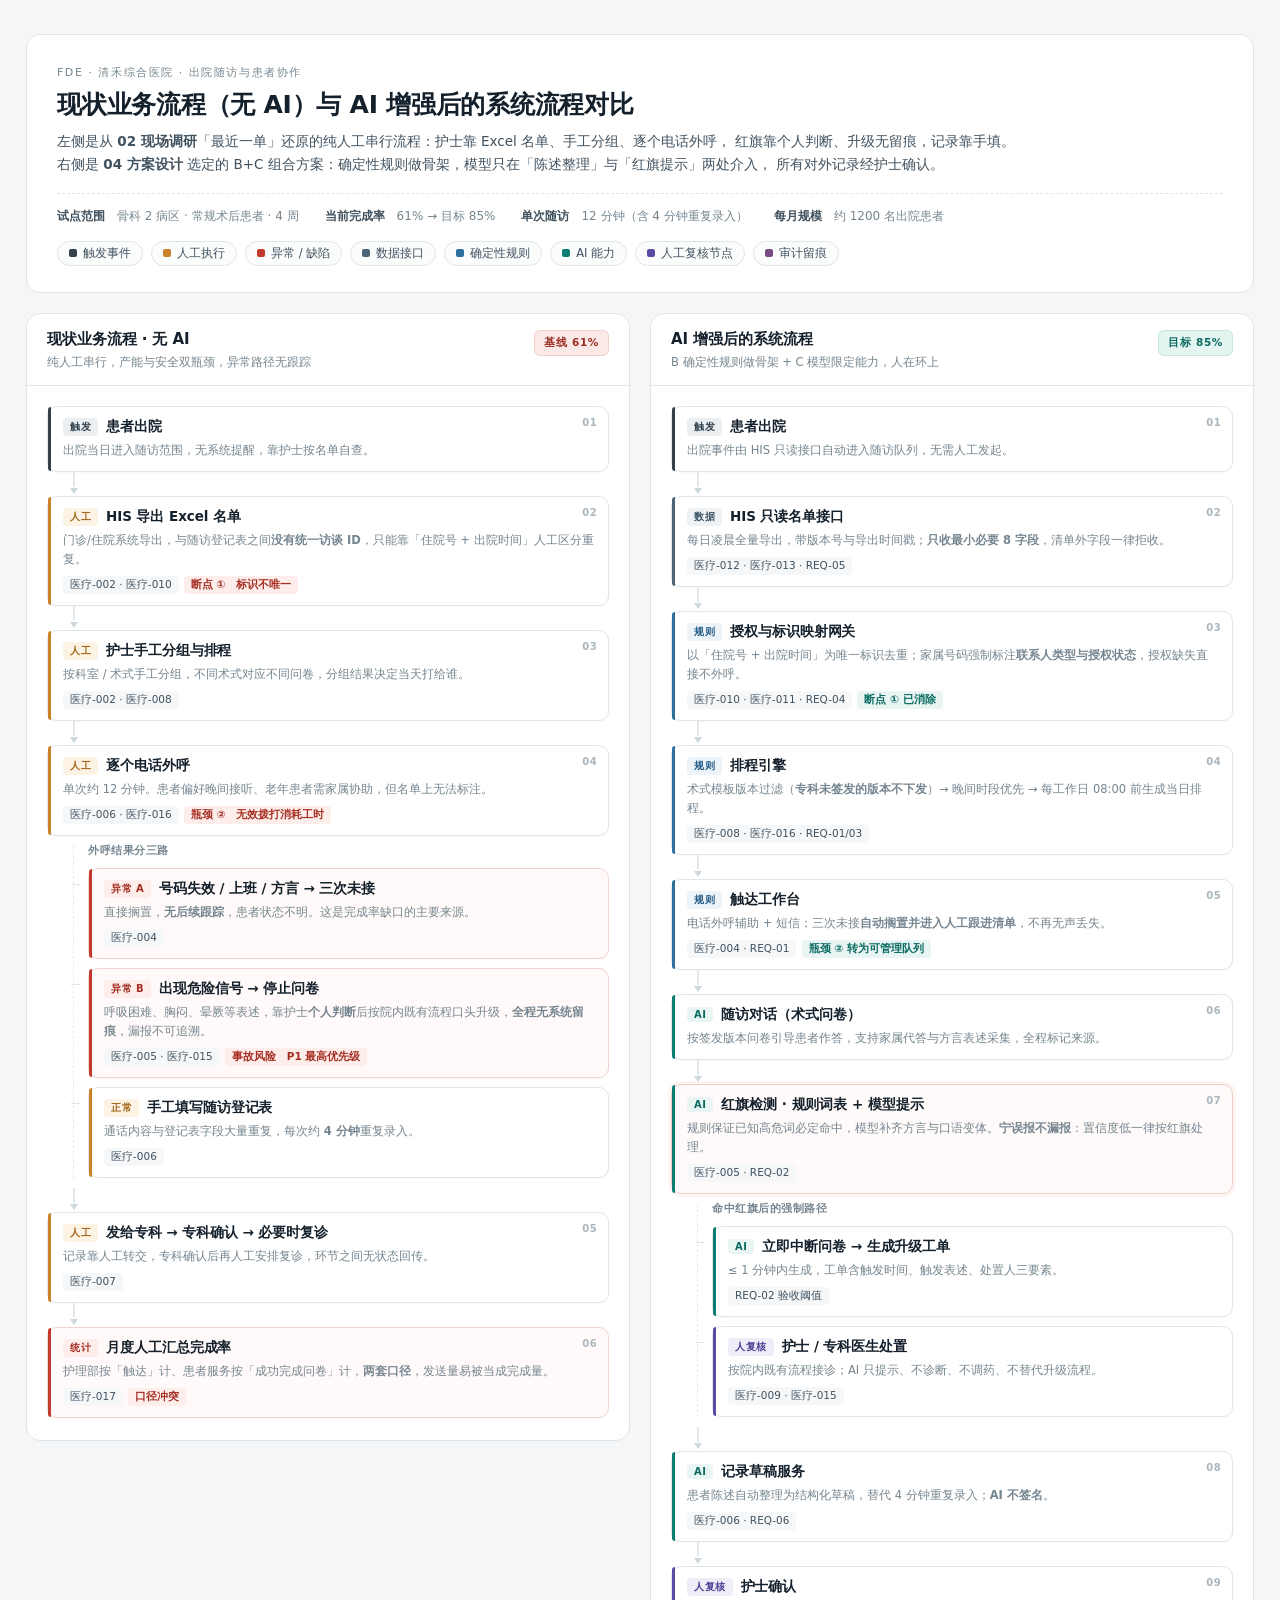
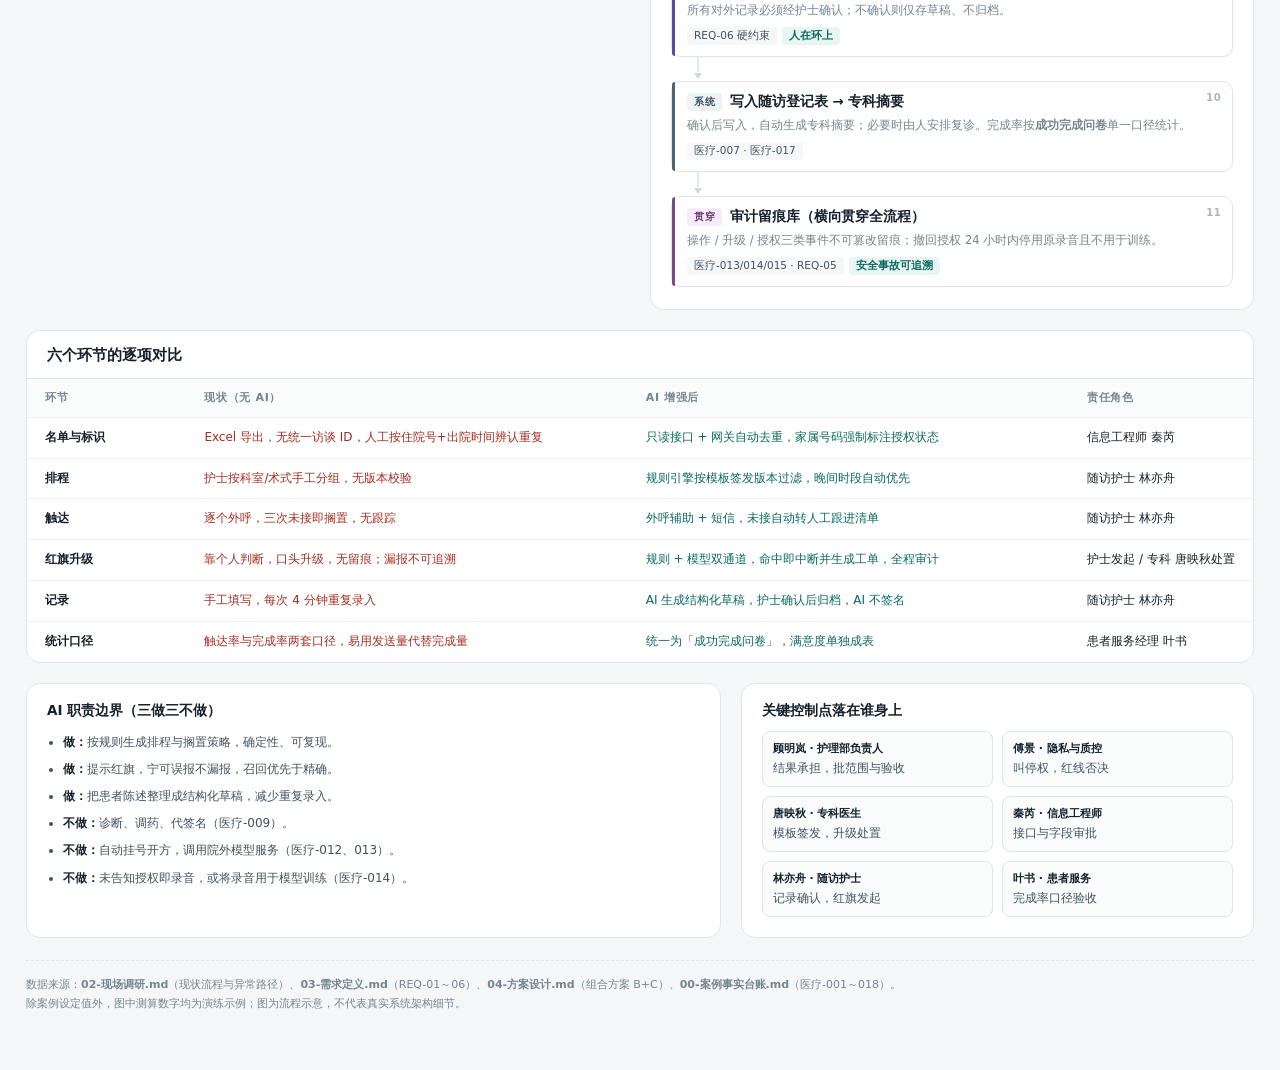
<file: docs/现状与AI流程图对比.html>
<!DOCTYPE html>
<html lang="zh-CN">
<head>
<meta charset="UTF-8">
<meta name="viewport" content="width=device-width, initial-scale=1.0">
<title>出院随访与患者协作 · 现状与 AI 增强流程对比</title>
<style>
  :root{
    --ink:#14202b;
    --ink-2:#41525f;
    --ink-3:#75858f;
    --line:#dfe5e9;
    --bg:#f4f6f7;
    --card:#ffffff;
    --trigger:#33414d;
    --manual:#c9822a;
    --manual-bg:#fdf3e4;
    --exception:#c0392b;
    --exception-bg:#fdeeec;
    --ai:#0f7c72;
    --ai-bg:#e8f5f3;
    --rule:#2f6f9e;
    --rule-bg:#ecf3f9;
    --human:#5b4aa6;
    --human-bg:#f0edf9;
    --audit:#7a4c86;
    --audit-bg:#f5ecf7;
    --data:#4b6577;
    --data-bg:#eef2f5;
  }
  *{box-sizing:border-box;}
  body{
    margin:0;
    background:var(--bg);
    color:var(--ink);
    font-family:"PingFang SC","Microsoft YaHei","Hiragino Sans GB",system-ui,-apple-system,sans-serif;
    -webkit-font-smoothing:antialiased;
  }
  .page{max-width:1480px;margin:0 auto;padding:34px 26px 56px;}

  header.hero{
    background:var(--card);
    border:1px solid var(--line);
    border-radius:14px;
    padding:26px 30px;
    margin-bottom:20px;
  }
  .eyebrow{
    display:inline-block;
    font-size:11px;letter-spacing:.14em;
    color:var(--ink-3);text-transform:uppercase;
    margin-bottom:9px;
  }
  h1{font-size:25px;line-height:1.3;margin:0 0 8px;font-weight:650;letter-spacing:-.01em;}
  .sub{font-size:13.5px;color:var(--ink-2);line-height:1.75;margin:0;}
  .meta{
    margin-top:16px;padding-top:14px;border-top:1px dashed var(--line);
    display:flex;flex-wrap:wrap;gap:8px 26px;font-size:12px;color:var(--ink-3);
  }
  .meta b{color:var(--ink-2);font-weight:600;}

  .legend{
    display:flex;flex-wrap:wrap;gap:8px;margin-top:16px;
  }
  .lg{
    display:inline-flex;align-items:center;gap:6px;
    font-size:11.5px;color:var(--ink-2);
    background:#fbfcfc;border:1px solid var(--line);
    border-radius:100px;padding:4px 11px;
  }
  .dot{width:8px;height:8px;border-radius:2px;}

  .cols{
    display:grid;grid-template-columns:1fr 1fr;gap:20px;
    align-items:start;
  }
  @media (max-width:1180px){ .cols{grid-template-columns:1fr;} }

  .col{
    background:var(--card);
    border:1px solid var(--line);
    border-radius:14px;
    overflow:hidden;
  }
  .col-head{
    padding:16px 20px 14px;
    border-bottom:1px solid var(--line);
    display:flex;align-items:flex-start;justify-content:space-between;gap:12px;
  }
  .col-head .t{font-size:15px;font-weight:650;letter-spacing:-.005em;}
  .col-head .d{font-size:11.5px;color:var(--ink-3);margin-top:4px;line-height:1.6;}
  .badge{
    flex:none;font-size:10.5px;font-weight:600;letter-spacing:.06em;
    padding:5px 9px;border-radius:6px;white-space:nowrap;
  }
  .badge.now{background:#fbe9e7;color:#9a2f22;border:1px solid #f2cfc9;}
  .badge.next{background:#e3f4f1;color:#0b6a61;border:1px solid #c5e7e1;}

  .flow{padding:20px 20px 22px;}

  .node{
    position:relative;
    background:#fff;
    border:1px solid var(--line);
    border-radius:10px;
    padding:11px 13px 11px 15px;
    box-shadow:0 1px 2px rgba(20,32,43,.03);
  }
  .node::before{
    content:"";position:absolute;left:0;top:0;bottom:0;width:3px;
    border-radius:10px 0 0 10px;background:var(--data);
  }
  .node .row{display:flex;align-items:center;gap:8px;flex-wrap:wrap;}
  .tag{
    font-size:10px;font-weight:600;letter-spacing:.05em;
    padding:2px 7px;border-radius:4px;white-space:nowrap;
  }
  .node .ti{font-size:13.5px;font-weight:600;letter-spacing:-.005em;}
  .node .ds{font-size:11.5px;color:var(--ink-3);line-height:1.65;margin-top:5px;}
  .node .ev{
    display:inline-block;margin-top:7px;font-size:10.5px;color:var(--ink-2);
    background:#f5f7f8;border-radius:4px;padding:2px 7px;
    font-variant-numeric:tabular-nums;
  }
  .node .vn{
    position:absolute;right:11px;top:10px;font-size:10px;font-weight:700;
    color:#aab6bd;letter-spacing:.04em;
  }

  /* 类型配色 */
  .t-trigger::before{background:var(--trigger);} .t-trigger .tag{background:#eceff1;color:#33414d;}
  .t-manual::before{background:var(--manual);}   .t-manual .tag{background:var(--manual-bg);color:#a2661c;}
  .t-exception::before{background:var(--exception);} .t-exception .tag{background:var(--exception-bg);color:#a52d21;}
  .t-ai::before{background:var(--ai);}           .t-ai .tag{background:var(--ai-bg);color:#0b6a61;}
  .t-rule::before{background:var(--rule);}       .t-rule .tag{background:var(--rule-bg);color:#265d86;}
  .t-human::before{background:var(--human);}     .t-human .tag{background:var(--human-bg);color:#4c3d92;}
  .t-audit::before{background:var(--audit);}     .t-audit .tag{background:var(--audit-bg);color:#6b3f76;}
  .t-data::before{background:var(--data);}       .t-data .tag{background:var(--data-bg);color:#3b5364;}

  .node.exception{
    border-color:#f0d4cf;background:#fffaf9;
  }
  .node.hot{
    border-color:#efcfc8;background:#fffafa;
    box-shadow:0 0 0 3px rgba(192,57,43,.05);
  }

  /* 连接线 */
  .link{
    height:24px;margin-left:26px;position:relative;
  }
  .link::before{
    content:"";position:absolute;left:0;top:0;bottom:9px;width:1.5px;background:#e2e8eb;
  }
  .link::after{
    content:"";position:absolute;left:-3.2px;bottom:2px;
    border-left:4px solid transparent;border-right:4px solid transparent;
    border-top:6px solid #cfd8dd;
  }
  .link.dashed::before{background:repeating-linear-gradient(to bottom,#e2a8a1 0 4px,transparent 4px 8px);}
  .link.dashed::after{border-top-color:#e2a8a1;}

  .branch{
    margin:10px 0 10px 26px;
    padding-left:14px;
    border-left:1.5px dashed #e6ebee;
    display:flex;flex-direction:column;gap:9px;position:relative;
  }
  .branch .bl{
    font-size:10.5px;color:var(--ink-3);letter-spacing:.05em;margin:-2px 0 1px;
    font-weight:600;
  }
  .branch .item{position:relative;}
  .branch .item::before{
    content:"";position:absolute;left:-17px;top:16px;width:9px;height:1.5px;background:#dfe5e9;
  }

  .mini{
    display:inline-flex;align-items:center;gap:5px;
    font-size:10.5px;font-weight:600;padding:2px 7px;border-radius:4px;
    margin-top:7px;
  }
  .mini.bad{background:#fdeeec;color:#a52d21;}
  .mini.good{background:#e8f5f3;color:#0b6a61;}

  /* 底部对比 */
  section.compare{
    margin-top:20px;background:var(--card);border:1px solid var(--line);
    border-radius:14px;overflow:hidden;
  }
  section.compare h2{
    font-size:14.5px;font-weight:650;margin:0;
    padding:15px 20px 13px;border-bottom:1px solid var(--line);
  }
  table{width:100%;border-collapse:collapse;font-size:12px;}
  th,td{text-align:left;padding:10px 18px;border-bottom:1px solid #eef1f3;vertical-align:top;line-height:1.65;}
  thead th{
    font-size:11px;letter-spacing:.06em;color:var(--ink-3);
    background:#fafbfb;font-weight:600;text-transform:uppercase;
  }
  td.dim{font-weight:600;color:var(--ink);white-space:nowrap;}
  tr:last-child td{border-bottom:none;}
  .bad{color:#a52d21;}
  .good{color:#0b6a61;}

  .boundary{
    margin-top:20px;
    display:grid;grid-template-columns:1.15fr .85fr;gap:20px;
  }
  @media (max-width:1180px){ .boundary{grid-template-columns:1fr;} }

  .box{
    background:var(--card);border:1px solid var(--line);border-radius:14px;
    padding:18px 20px 20px;
  }
  .box h3{font-size:13.5px;font-weight:650;margin:0 0 11px;}
  .box ul{margin:0;padding-left:16px;font-size:12px;line-height:1.85;color:var(--ink-2);}
  .box li{margin-bottom:5px;}
  .box li b{color:var(--ink);}
  .who{
    display:grid;grid-template-columns:repeat(2,1fr);gap:9px;margin-top:4px;
  }
  .who div{
    font-size:11.5px;line-height:1.6;color:var(--ink-2);
    background:#fafbfb;border:1px solid var(--line);border-radius:8px;padding:8px 10px;
  }
  .who b{display:block;font-size:11px;color:var(--ink);margin-bottom:2px;}

  footer{
    margin-top:22px;font-size:11px;color:var(--ink-3);line-height:1.8;
    border-top:1px dashed var(--line);padding-top:14px;
  }
  @media print{
    body{background:#fff;}
    .page{max-width:none;padding:0;}
    .col,.box,header.hero,section.compare{break-inside:avoid;}
  }
</style>
</head>
<body>
<div class="page">

  <header class="hero">
    <div class="eyebrow">FDE · 清禾综合医院 · 出院随访与患者协作</div>
    <h1>现状业务流程（无 AI）与 AI 增强后的系统流程对比</h1>
    <p class="sub">
      左侧是从 <b>02 现场调研</b>「最近一单」还原的纯人工串行流程：护士靠 Excel 名单、手工分组、逐个电话外呼，
      红旗靠个人判断、升级无留痕，记录靠手填。<br>
      右侧是 <b>04 方案设计</b> 选定的 B+C 组合方案：确定性规则做骨架，模型只在「陈述整理」与「红旗提示」两处介入，
      所有对外记录经护士确认。
    </p>
    <div class="meta">
      <span><b>试点范围</b>　骨科 2 病区 · 常规术后患者 · 4 周</span>
      <span><b>当前完成率</b>　61% → 目标 85%</span>
      <span><b>单次随访</b>　12 分钟（含 4 分钟重复录入）</span>
      <span><b>每月规模</b>　约 1200 名出院患者</span>
    </div>
    <div class="legend">
      <span class="lg"><i class="dot" style="background:var(--trigger)"></i>触发事件</span>
      <span class="lg"><i class="dot" style="background:var(--manual)"></i>人工执行</span>
      <span class="lg"><i class="dot" style="background:var(--exception)"></i>异常 / 缺陷</span>
      <span class="lg"><i class="dot" style="background:var(--data)"></i>数据接口</span>
      <span class="lg"><i class="dot" style="background:var(--rule)"></i>确定性规则</span>
      <span class="lg"><i class="dot" style="background:var(--ai)"></i>AI 能力</span>
      <span class="lg"><i class="dot" style="background:var(--human)"></i>人工复核节点</span>
      <span class="lg"><i class="dot" style="background:var(--audit)"></i>审计留痕</span>
    </div>
  </header>

  <div class="cols">

    <!-- ============ 左：现状 ============ -->
    <div class="col">
      <div class="col-head">
        <div>
          <div class="t">现状业务流程 · 无 AI</div>
          <div class="d">纯人工串行，产能与安全双瓶颈，异常路径无跟踪</div>
        </div>
        <span class="badge now">基线 61%</span>
      </div>

      <div class="flow">

        <div class="node t-trigger">
          <span class="vn">01</span>
          <div class="row"><span class="tag">触发</span><span class="ti">患者出院</span></div>
          <div class="ds">出院当日进入随访范围，无系统提醒，靠护士按名单自查。</div>
        </div>

        <div class="link"></div>

        <div class="node t-manual">
          <span class="vn">02</span>
          <div class="row"><span class="tag">人工</span><span class="ti">HIS 导出 Excel 名单</span></div>
          <div class="ds">门诊/住院系统导出，与随访登记表之间<b>没有统一访谈 ID</b>，只能靠「住院号 + 出院时间」人工区分重复。</div>
          <span class="ev">医疗-002 · 医疗-010</span>
          <div class="mini bad">断点 ①　标识不唯一</div>
        </div>

        <div class="link"></div>

        <div class="node t-manual">
          <span class="vn">03</span>
          <div class="row"><span class="tag">人工</span><span class="ti">护士手工分组与排程</span></div>
          <div class="ds">按科室 / 术式手工分组，不同术式对应不同问卷，分组结果决定当天打给谁。</div>
          <span class="ev">医疗-002 · 医疗-008</span>
        </div>

        <div class="link"></div>

        <div class="node t-manual">
          <span class="vn">04</span>
          <div class="row"><span class="tag">人工</span><span class="ti">逐个电话外呼</span></div>
          <div class="ds">单次约 12 分钟。患者偏好晚间接听、老年患者需家属协助，但名单上无法标注。</div>
          <span class="ev">医疗-006 · 医疗-016</span>
          <div class="mini bad">瓶颈 ②　无效拨打消耗工时</div>
        </div>

        <div class="branch">
          <div class="bl">外呼结果分三路</div>

          <div class="item">
            <div class="node t-exception exception">
              <div class="row"><span class="tag">异常 A</span><span class="ti">号码失效 / 上班 / 方言 → 三次未接</span></div>
              <div class="ds">直接搁置，<b>无后续跟踪</b>，患者状态不明。这是完成率缺口的主要来源。</div>
              <span class="ev">医疗-004</span>
            </div>
          </div>

          <div class="item">
            <div class="node t-exception exception">
              <div class="row"><span class="tag">异常 B</span><span class="ti">出现危险信号 → 停止问卷</span></div>
              <div class="ds">呼吸困难、胸闷、晕厥等表述，靠护士<b>个人判断</b>后按院内既有流程口头升级，<b>全程无系统留痕</b>，漏报不可追溯。</div>
              <span class="ev">医疗-005 · 医疗-015</span>
              <div class="mini bad">事故风险　P1 最高优先级</div>
            </div>
          </div>

          <div class="item">
            <div class="node t-manual">
              <div class="row"><span class="tag">正常</span><span class="ti">手工填写随访登记表</span></div>
              <div class="ds">通话内容与登记表字段大量重复，每次约 <b>4 分钟</b>重复录入。</div>
              <span class="ev">医疗-006</span>
            </div>
          </div>
        </div>

        <div class="link"></div>

        <div class="node t-manual">
          <span class="vn">05</span>
          <div class="row"><span class="tag">人工</span><span class="ti">发给专科 → 专科确认 → 必要时复诊</span></div>
          <div class="ds">记录靠人工转交，专科确认后再人工安排复诊，环节之间无状态回传。</div>
          <span class="ev">医疗-007</span>
        </div>

        <div class="link"></div>

        <div class="node t-exception exception">
          <span class="vn">06</span>
          <div class="row"><span class="tag">统计</span><span class="ti">月度人工汇总完成率</span></div>
          <div class="ds">护理部按「触达」计、患者服务按「成功完成问卷」计，<b>两套口径</b>，发送量易被当成完成量。</div>
          <span class="ev">医疗-017</span>
          <div class="mini bad">口径冲突</div>
        </div>

      </div>
    </div>

    <!-- ============ 右：AI 增强 ============ -->
    <div class="col">
      <div class="col-head">
        <div>
          <div class="t">AI 增强后的系统流程</div>
          <div class="d">B 确定性规则做骨架 + C 模型限定能力，人在环上</div>
        </div>
        <span class="badge next">目标 85%</span>
      </div>

      <div class="flow">

        <div class="node t-trigger">
          <span class="vn">01</span>
          <div class="row"><span class="tag">触发</span><span class="ti">患者出院</span></div>
          <div class="ds">出院事件由 HIS 只读接口自动进入随访队列，无需人工发起。</div>
        </div>

        <div class="link"></div>

        <div class="node t-data">
          <span class="vn">02</span>
          <div class="row"><span class="tag">数据</span><span class="ti">HIS 只读名单接口</span></div>
          <div class="ds">每日凌晨全量导出，带版本号与导出时间戳；<b>只收最小必要 8 字段</b>，清单外字段一律拒收。</div>
          <span class="ev">医疗-012 · 医疗-013 · REQ-05</span>
        </div>

        <div class="link"></div>

        <div class="node t-rule">
          <span class="vn">03</span>
          <div class="row"><span class="tag">规则</span><span class="ti">授权与标识映射网关</span></div>
          <div class="ds">以「住院号 + 出院时间」为唯一标识去重；家属号码强制标注<b>联系人类型与授权状态</b>，授权缺失直接不外呼。</div>
          <span class="ev">医疗-010 · 医疗-011 · REQ-04</span>
          <div class="mini good">断点 ① 已消除</div>
        </div>

        <div class="link"></div>

        <div class="node t-rule">
          <span class="vn">04</span>
          <div class="row"><span class="tag">规则</span><span class="ti">排程引擎</span></div>
          <div class="ds">术式模板版本过滤（<b>专科未签发的版本不下发</b>）→ 晚间时段优先 → 每工作日 08:00 前生成当日排程。</div>
          <span class="ev">医疗-008 · 医疗-016 · REQ-01/03</span>
        </div>

        <div class="link"></div>

        <div class="node t-rule">
          <span class="vn">05</span>
          <div class="row"><span class="tag">规则</span><span class="ti">触达工作台</span></div>
          <div class="ds">电话外呼辅助 + 短信；三次未接<b>自动搁置并进入人工跟进清单</b>，不再无声丢失。</div>
          <span class="ev">医疗-004 · REQ-01</span>
          <div class="mini good">瓶颈 ② 转为可管理队列</div>
        </div>

        <div class="link"></div>

        <div class="node t-ai">
          <span class="vn">06</span>
          <div class="row"><span class="tag">AI</span><span class="ti">随访对话（术式问卷）</span></div>
          <div class="ds">按签发版本问卷引导患者作答，支持家属代答与方言表述采集，全程标记来源。</div>
        </div>

        <div class="link"></div>

        <div class="node t-ai hot">
          <span class="vn">07</span>
          <div class="row"><span class="tag">AI</span><span class="ti">红旗检测 · 规则词表 + 模型提示</span></div>
          <div class="ds">规则保证已知高危词必定命中，模型补齐方言与口语变体。<b>宁误报不漏报</b>：置信度低一律按红旗处理。</div>
          <span class="ev">医疗-005 · REQ-02</span>
        </div>

        <div class="branch">
          <div class="bl">命中红旗后的强制路径</div>
          <div class="item">
            <div class="node t-ai">
              <div class="row"><span class="tag">AI</span><span class="ti">立即中断问卷 → 生成升级工单</span></div>
              <div class="ds">≤ 1 分钟内生成，工单含触发时间、触发表述、处置人三要素。</div>
              <span class="ev">REQ-02 验收阈值</span>
            </div>
          </div>
          <div class="item">
            <div class="node t-human">
              <div class="row"><span class="tag">人复核</span><span class="ti">护士 / 专科医生处置</span></div>
              <div class="ds">按院内既有流程接诊；AI 只提示、不诊断、不调药、不替代升级流程。</div>
              <span class="ev">医疗-009 · 医疗-015</span>
            </div>
          </div>
        </div>

        <div class="link"></div>

        <div class="node t-ai">
          <span class="vn">08</span>
          <div class="row"><span class="tag">AI</span><span class="ti">记录草稿服务</span></div>
          <div class="ds">患者陈述自动整理为结构化草稿，替代 4 分钟重复录入；<b>AI 不签名</b>。</div>
          <span class="ev">医疗-006 · REQ-06</span>
        </div>

        <div class="link"></div>

        <div class="node t-human">
          <span class="vn">09</span>
          <div class="row"><span class="tag">人复核</span><span class="ti">护士确认</span></div>
          <div class="ds">所有对外记录必须经护士确认；不确认则仅存草稿、不归档。</div>
          <span class="ev">REQ-06 硬约束</span>
          <div class="mini good">人在环上</div>
        </div>

        <div class="link"></div>

        <div class="node t-data">
          <span class="vn">10</span>
          <div class="row"><span class="tag">系统</span><span class="ti">写入随访登记表 → 专科摘要</span></div>
          <div class="ds">确认后写入，自动生成专科摘要；必要时由人安排复诊。完成率按<b>成功完成问卷</b>单一口径统计。</div>
          <span class="ev">医疗-007 · 医疗-017</span>
        </div>

        <div class="link"></div>

        <div class="node t-audit">
          <span class="vn">11</span>
          <div class="row"><span class="tag">贯穿</span><span class="ti">审计留痕库（横向贯穿全流程）</span></div>
          <div class="ds">操作 / 升级 / 授权三类事件不可篡改留痕；撤回授权 24 小时内停用原录音且不用于训练。</div>
          <span class="ev">医疗-013/014/015 · REQ-05</span>
          <div class="mini good">安全事故可追溯</div>
        </div>

      </div>
    </div>

  </div>

  <!-- 对比表 -->
  <section class="compare">
    <h2>六个环节的逐项对比</h2>
    <table>
      <thead>
        <tr><th style="width:13%">环节</th><th style="width:36%">现状（无 AI）</th><th style="width:36%">AI 增强后</th><th style="width:15%">责任角色</th></tr>
      </thead>
      <tbody>
        <tr>
          <td class="dim">名单与标识</td>
          <td class="bad">Excel 导出，无统一访谈 ID，人工按住院号+出院时间辨认重复</td>
          <td class="good">只读接口 + 网关自动去重，家属号码强制标注授权状态</td>
          <td>信息工程师 秦芮</td>
        </tr>
        <tr>
          <td class="dim">排程</td>
          <td class="bad">护士按科室/术式手工分组，无版本校验</td>
          <td class="good">规则引擎按模板签发版本过滤，晚间时段自动优先</td>
          <td>随访护士 林亦舟</td>
        </tr>
        <tr>
          <td class="dim">触达</td>
          <td class="bad">逐个外呼，三次未接即搁置，无跟踪</td>
          <td class="good">外呼辅助 + 短信，未接自动转人工跟进清单</td>
          <td>随访护士 林亦舟</td>
        </tr>
        <tr>
          <td class="dim">红旗升级</td>
          <td class="bad">靠个人判断，口头升级，无留痕；漏报不可追溯</td>
          <td class="good">规则 + 模型双通道，命中即中断并生成工单，全程审计</td>
          <td>护士发起 / 专科 唐映秋处置</td>
        </tr>
        <tr>
          <td class="dim">记录</td>
          <td class="bad">手工填写，每次 4 分钟重复录入</td>
          <td class="good">AI 生成结构化草稿，护士确认后归档，AI 不签名</td>
          <td>随访护士 林亦舟</td>
        </tr>
        <tr>
          <td class="dim">统计口径</td>
          <td class="bad">触达率与完成率两套口径，易用发送量代替完成量</td>
          <td class="good">统一为「成功完成问卷」，满意度单独成表</td>
          <td>患者服务经理 叶书</td>
        </tr>
      </tbody>
    </table>
  </section>

  <div class="boundary">
    <div class="box">
      <h3>AI 职责边界（三做三不做）</h3>
      <ul>
        <li><b>做：</b>按规则生成排程与搁置策略，确定性、可复现。</li>
        <li><b>做：</b>提示红旗，宁可误报不漏报，召回优先于精确。</li>
        <li><b>做：</b>把患者陈述整理成结构化草稿，减少重复录入。</li>
        <li><b>不做：</b>诊断、调药、代签名（医疗-009）。</li>
        <li><b>不做：</b>自动挂号开方，调用院外模型服务（医疗-012、013）。</li>
        <li><b>不做：</b>未告知授权即录音，或将录音用于模型训练（医疗-014）。</li>
      </ul>
    </div>

    <div class="box">
      <h3>关键控制点落在谁身上</h3>
      <div class="who">
        <div><b>顾明岚 · 护理部负责人</b>结果承担，批范围与验收</div>
        <div><b>傅景 · 隐私与质控</b>叫停权，红线否决</div>
        <div><b>唐映秋 · 专科医生</b>模板签发，升级处置</div>
        <div><b>秦芮 · 信息工程师</b>接口与字段审批</div>
        <div><b>林亦舟 · 随访护士</b>记录确认，红旗发起</div>
        <div><b>叶书 · 患者服务</b>完成率口径验收</div>
      </div>
    </div>
  </div>

  <footer>
    数据来源：<b>02-现场调研.md</b>（现状流程与异常路径）、<b>03-需求定义.md</b>（REQ-01～06）、<b>04-方案设计.md</b>（组合方案 B+C）、<b>00-案例事实台账.md</b>（医疗-001～018）。<br>
    除案例设定值外，图中测算数字均为演练示例；图为流程示意，不代表真实系统架构细节。
  </footer>

</div>
</body>
</html>
</file>
